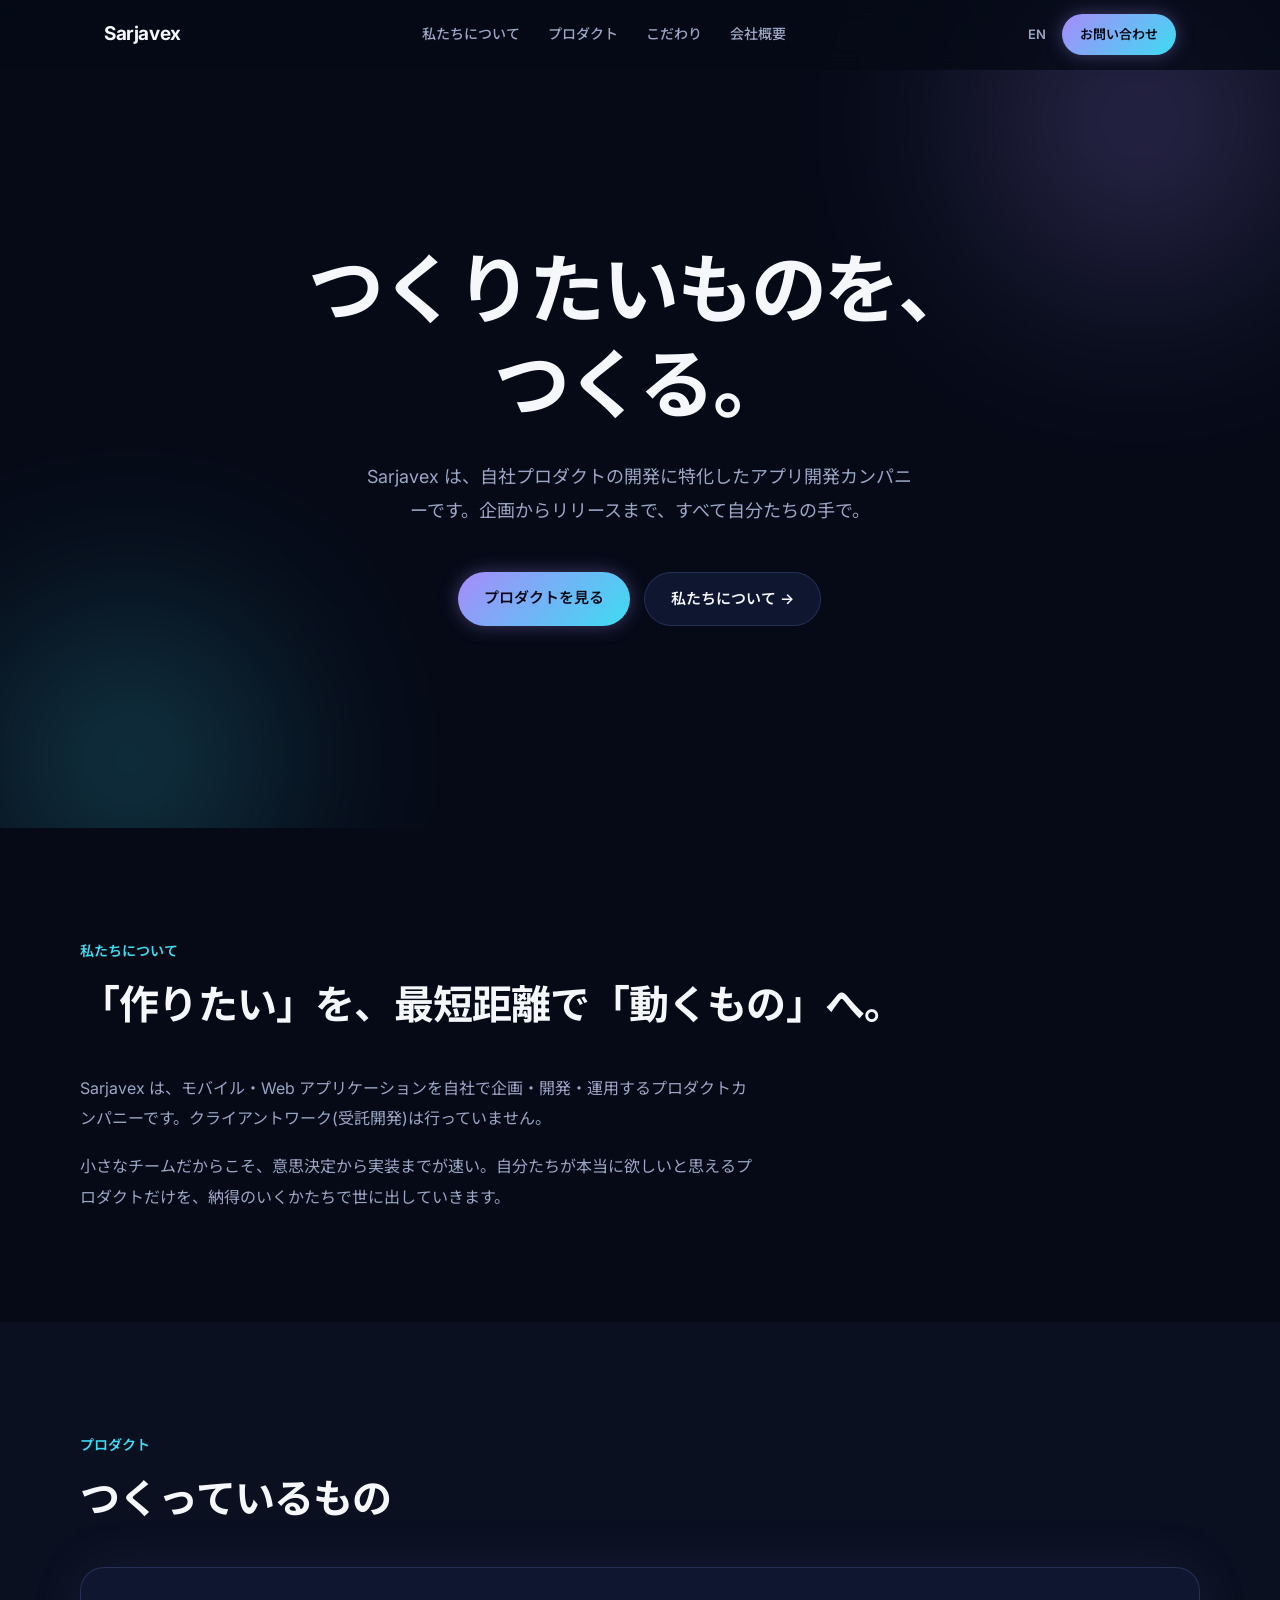
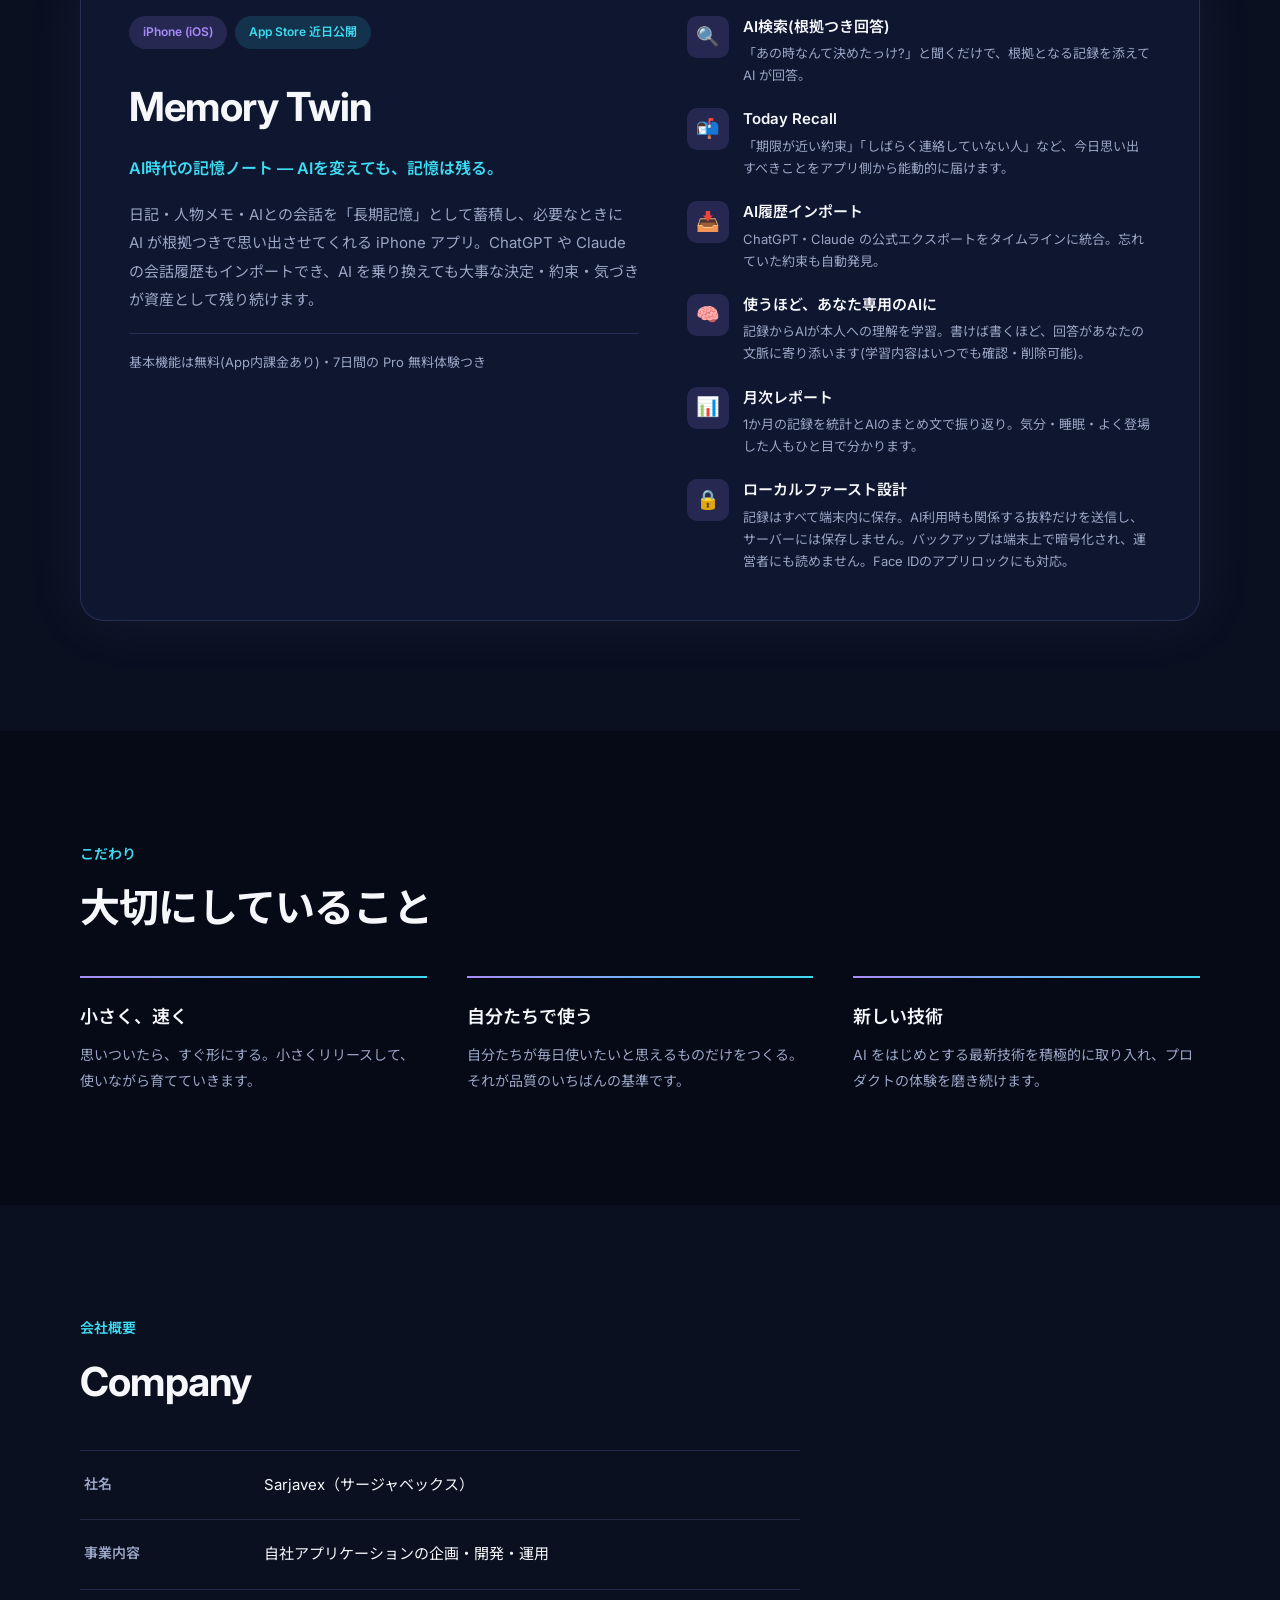
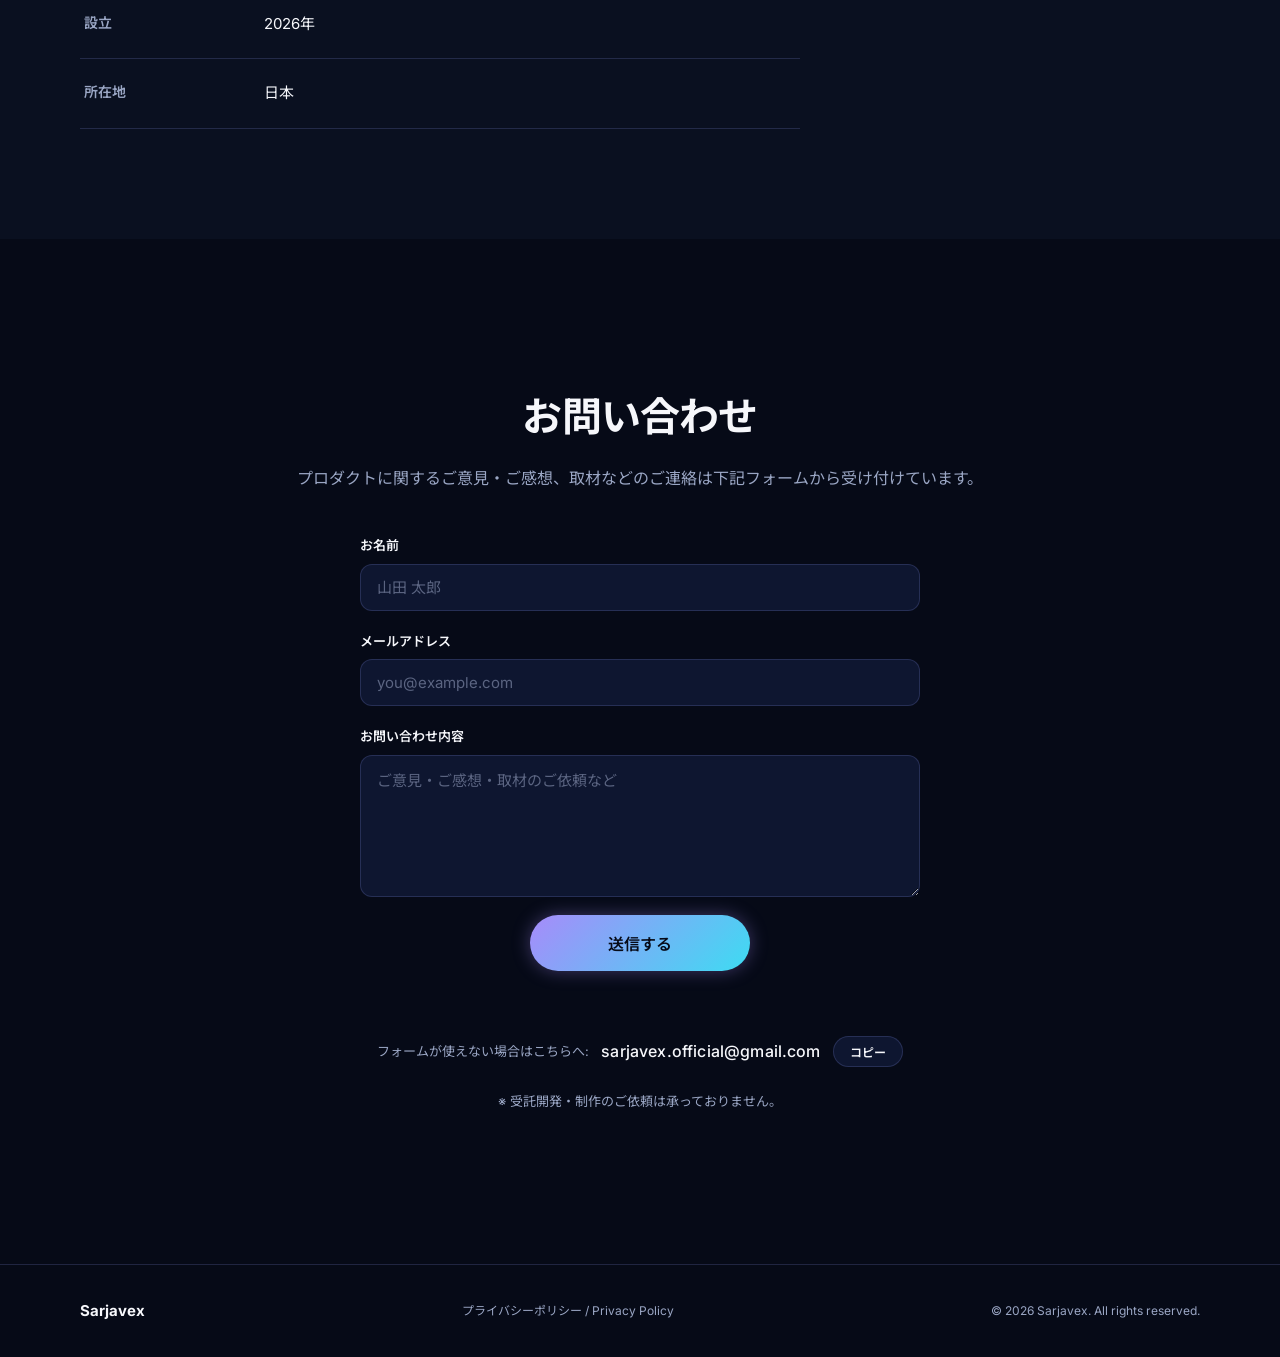
<file: index.html>
<!DOCTYPE html>
<html lang="ja">
<head>
  <meta charset="UTF-8">
  <meta name="viewport" content="width=device-width, initial-scale=1.0">
  <meta name="theme-color" content="#060A17">
  <title>Sarjavex — 自社プロダクトをつくるアプリ開発カンパニー</title>
  <meta name="description" content="Sarjavexは自社プロダクトの企画・開発・運用に特化したアプリ開発カンパニーです。受託開発は行っていません。">
  <!-- OGP: SNSでリンクを貼ったときのプレビュー表示用 -->
  <meta property="og:type" content="website">
  <meta property="og:site_name" content="Sarjavex">
  <meta property="og:title" content="Sarjavex — 自社プロダクトをつくるアプリ開発カンパニー">
  <meta property="og:description" content="自社プロダクトの企画・開発・運用に特化したアプリ開発カンパニー。第1弾はAI時代の記憶ノート「Memory Twin」。">
  <meta property="og:url" content="https://sarjavexofficial.github.io/">
  <meta property="og:image" content="https://sarjavexofficial.github.io/og-image.png">
  <meta property="og:locale" content="ja_JP">
  <meta name="twitter:card" content="summary_large_image">
  <link rel="canonical" href="https://sarjavexofficial.github.io/">
  <link rel="alternate" hreflang="ja" href="https://sarjavexofficial.github.io/">
  <link rel="alternate" hreflang="en" href="https://sarjavexofficial.github.io/en.html">
  <link rel="alternate" hreflang="x-default" href="https://sarjavexofficial.github.io/">
  <script type="application/ld+json">
  {"@context":"https://schema.org","@type":"Organization","name":"Sarjavex","url":"https://sarjavexofficial.github.io/","logo":"https://sarjavexofficial.github.io/og-image.png","email":"sarjavex.official@gmail.com","foundingDate":"2026","description":"自社プロダクトの企画・開発・運用に特化したアプリ開発カンパニー"}
  </script>
  <link rel="preconnect" href="https://fonts.googleapis.com">
  <link rel="preconnect" href="https://fonts.gstatic.com" crossorigin>
  <link href="https://fonts.googleapis.com/css2?family=Inter:wght@400;500;600;700&family=Noto+Sans+JP:wght@400;500;600;700&display=swap" rel="stylesheet">
  <link rel="stylesheet" href="css/style.css">
  <link rel="icon" href="data:image/svg+xml,<svg xmlns='http://www.w3.org/2000/svg' viewBox='0 0 100 100'><rect width='100' height='100' rx='22' fill='%230E1630'/><text x='50' y='72' font-family='Arial,sans-serif' font-size='62' font-weight='700' fill='%233DDCF2' text-anchor='middle'>S</text></svg>">
</head>
<body>

  <header class="site-header" id="site-header">
    <div class="header-inner">
      <a href="#top" class="logo">Sarjavex</a>
      <nav class="nav" id="nav">
        <a href="#about">私たちについて</a>
        <a href="#products">プロダクト</a>
        <a href="#values">こだわり</a>
        <a href="#company">会社概要</a>
      </nav>
      <div class="header-actions">
        <a href="./en.html" class="lang-link" lang="en">EN</a>
        <a href="#contact" class="btn btn-dark btn-sm">お問い合わせ</a>
        <button class="nav-toggle" id="nav-toggle" aria-label="メニューを開く" aria-expanded="false">
          <span></span><span></span>
        </button>
      </div>
    </div>
  </header>

  <main id="top">

    <!-- ============ HERO ============ -->
    <section class="hero">
      <div class="hero-blob hero-blob-a" aria-hidden="true"></div>
      <div class="hero-blob hero-blob-b" aria-hidden="true"></div>
      <div class="hero-inner">
        <h1 class="hero-title reveal">
          つくりたいものを、<br>つくる。
        </h1>
        <p class="hero-lead reveal d1">
          Sarjavex は、自社プロダクトの開発に特化したアプリ開発カンパニーです。企画からリリースまで、すべて自分たちの手で。
        </p>
        <div class="hero-actions reveal d2">
          <a href="#products" class="btn btn-dark">プロダクトを見る</a>
          <a href="#about" class="btn btn-light">私たちについて <span class="arrow">→</span></a>
        </div>
      </div>
    </section>

    <!-- ============ ABOUT ============ -->
    <section class="section" id="about">
      <div class="container">
        <p class="section-label reveal">私たちについて</p>
        <h2 class="section-title reveal">「作りたい」を、<br class="sp-only">最短距離で「動くもの」へ。</h2>
        <div class="about-text reveal d1">
          <p>
            Sarjavex は、モバイル・Web アプリケーションを自社で企画・開発・運用するプロダクトカンパニーです。クライアントワーク(受託開発)は行っていません。
          </p>
          <p>
            小さなチームだからこそ、意思決定から実装までが速い。自分たちが本当に欲しいと思えるプロダクトだけを、納得のいくかたちで世に出していきます。
          </p>
        </div>
      </div>
    </section>

    <!-- ============ PRODUCTS ============ -->
    <section class="section section-gray" id="products">
      <div class="container">
        <p class="section-label reveal">プロダクト</p>
        <h2 class="section-title reveal">つくっているもの</h2>

        <article class="product-feature reveal">
          <div class="product-info">
            <div class="product-badges">
              <span class="badge badge-dark">iPhone (iOS)</span>
              <span class="badge badge-accent">App Store 近日公開</span>
            </div>
            <h3 class="product-name">Memory Twin</h3>
            <p class="product-tagline">AI時代の記憶ノート ― AIを変えても、記憶は残る。</p>
            <p class="product-desc">
              日記・人物メモ・AIとの会話を「長期記憶」として蓄積し、必要なときに AI が根拠つきで思い出させてくれる iPhone アプリ。ChatGPT や Claude の会話履歴もインポートでき、AI を乗り換えても大事な決定・約束・気づきが資産として残り続けます。
            </p>
            <p class="product-price">基本機能は無料(App内課金あり)・7日間の Pro 無料体験つき</p>
          </div>
          <ul class="product-points">
            <li>
              <span class="point-icon">🔍</span>
              <div>
                <h4>AI検索(根拠つき回答)</h4>
                <p>「あの時なんて決めたっけ?」と聞くだけで、根拠となる記録を添えて AI が回答。</p>
              </div>
            </li>
            <li>
              <span class="point-icon">📬</span>
              <div>
                <h4>Today Recall</h4>
                <p>「期限が近い約束」「しばらく連絡していない人」など、今日思い出すべきことをアプリ側から能動的に届けます。</p>
              </div>
            </li>
            <li>
              <span class="point-icon">📥</span>
              <div>
                <h4>AI履歴インポート</h4>
                <p>ChatGPT・Claude の公式エクスポートをタイムラインに統合。忘れていた約束も自動発見。</p>
              </div>
            </li>
            <li>
              <span class="point-icon">🧠</span>
              <div>
                <h4>使うほど、あなた専用のAIに</h4>
                <p>記録からAIが本人への理解を学習。書けば書くほど、回答があなたの文脈に寄り添います(学習内容はいつでも確認・削除可能)。</p>
              </div>
            </li>
            <li>
              <span class="point-icon">📊</span>
              <div>
                <h4>月次レポート</h4>
                <p>1か月の記録を統計とAIのまとめ文で振り返り。気分・睡眠・よく登場した人もひと目で分かります。</p>
              </div>
            </li>
            <li>
              <span class="point-icon">🔒</span>
              <div>
                <h4>ローカルファースト設計</h4>
                <p>記録はすべて端末内に保存。AI利用時も関係する抜粋だけを送信し、サーバーには保存しません。バックアップは端末上で暗号化され、運営者にも読めません。Face IDのアプリロックにも対応。</p>
              </div>
            </li>
          </ul>
        </article>
      </div>
    </section>

    <!-- ============ VALUES ============ -->
    <section class="section" id="values">
      <div class="container">
        <p class="section-label reveal">こだわり</p>
        <h2 class="section-title reveal">大切にしていること</h2>
        <div class="strengths">
          <div class="strength reveal">
            <h3>小さく、速く</h3>
            <p>思いついたら、すぐ形にする。小さくリリースして、使いながら育てていきます。</p>
          </div>
          <div class="strength reveal d1">
            <h3>自分たちで使う</h3>
            <p>自分たちが毎日使いたいと思えるものだけをつくる。それが品質のいちばんの基準です。</p>
          </div>
          <div class="strength reveal d2">
            <h3>新しい技術</h3>
            <p>AI をはじめとする最新技術を積極的に取り入れ、プロダクトの体験を磨き続けます。</p>
          </div>
        </div>
      </div>
    </section>

    <!-- ============ COMPANY ============ -->
    <section class="section section-gray" id="company">
      <div class="container">
        <p class="section-label reveal">会社概要</p>
        <h2 class="section-title reveal">Company</h2>
        <dl class="company-table reveal d1">
          <div><dt>社名</dt><dd>Sarjavex（サージャベックス）</dd></div>
          <div><dt>事業内容</dt><dd>自社アプリケーションの企画・開発・運用</dd></div>
          <div><dt>設立</dt><dd>2026年</dd></div>
          <div><dt>所在地</dt><dd>日本</dd></div>
        </dl>
      </div>
    </section>

    <!-- ============ CONTACT ============ -->
    <section class="section contact-section" id="contact">
      <div class="container contact-container">
        <h2 class="section-title reveal">お問い合わせ</h2>
        <p class="contact-lead reveal d1">
          プロダクトに関するご意見・ご感想、取材などのご連絡は下記フォームから受け付けています。
        </p>

        <form class="contact-form reveal d2" id="contact-form"
              action="https://formsubmit.co/sarjavex.official@gmail.com" method="POST">
          <input type="hidden" name="_subject" value="お問い合わせ（Sarjavex サイト）">
          <input type="text" name="_honey" class="honey" tabindex="-1" autocomplete="off" aria-hidden="true">
          <label>
            <span>お名前</span>
            <input type="text" name="name" placeholder="山田 太郎" required>
          </label>
          <label>
            <span>メールアドレス</span>
            <input type="email" name="email" placeholder="you@example.com" required>
          </label>
          <label>
            <span>お問い合わせ内容</span>
            <textarea name="message" rows="6" placeholder="ご意見・ご感想・取材のご依頼など" required></textarea>
          </label>
          <button type="submit" class="btn btn-dark btn-lg" id="form-submit">送信する</button>
          <p class="form-status" id="form-status" role="status" aria-live="polite"></p>
        </form>

        <div class="contact-email reveal d2">
          <span class="contact-alt">フォームが使えない場合はこちらへ:</span>
          <span class="email-text" id="email-text">sarjavex.official@gmail.com</span>
          <button class="copy-btn" id="copy-email" type="button">コピー</button>
        </div>
        <p class="contact-note reveal d2">※ 受託開発・制作のご依頼は承っておりません。</p>
      </div>
    </section>

  </main>

  <footer class="site-footer">
    <div class="container footer-inner">
      <span class="footer-logo">Sarjavex</span>
      <a class="footer-link" href="./privacy.html">プライバシーポリシー / Privacy Policy</a>
      <small>&copy; 2026 Sarjavex. All rights reserved.</small>
    </div>
  </footer>

  <script src="js/main.js"></script>
</body>
</html>
</file>
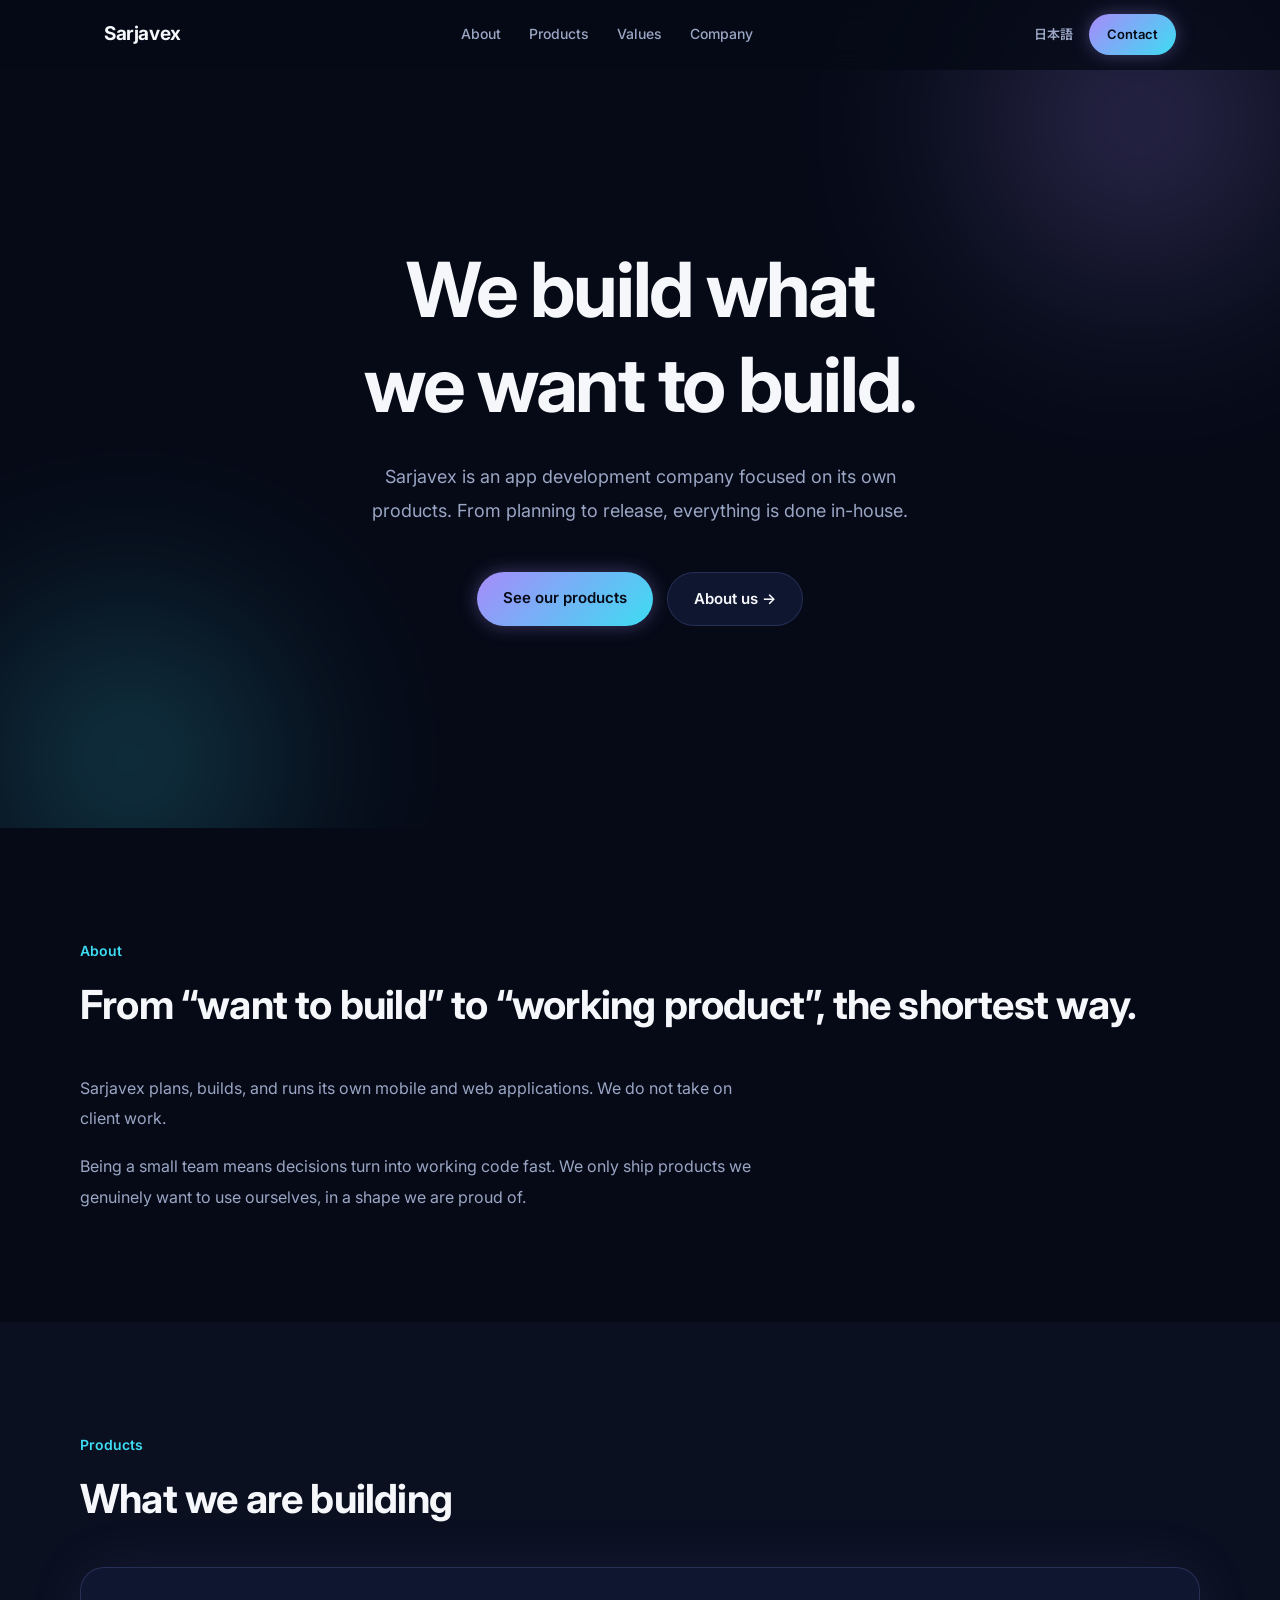
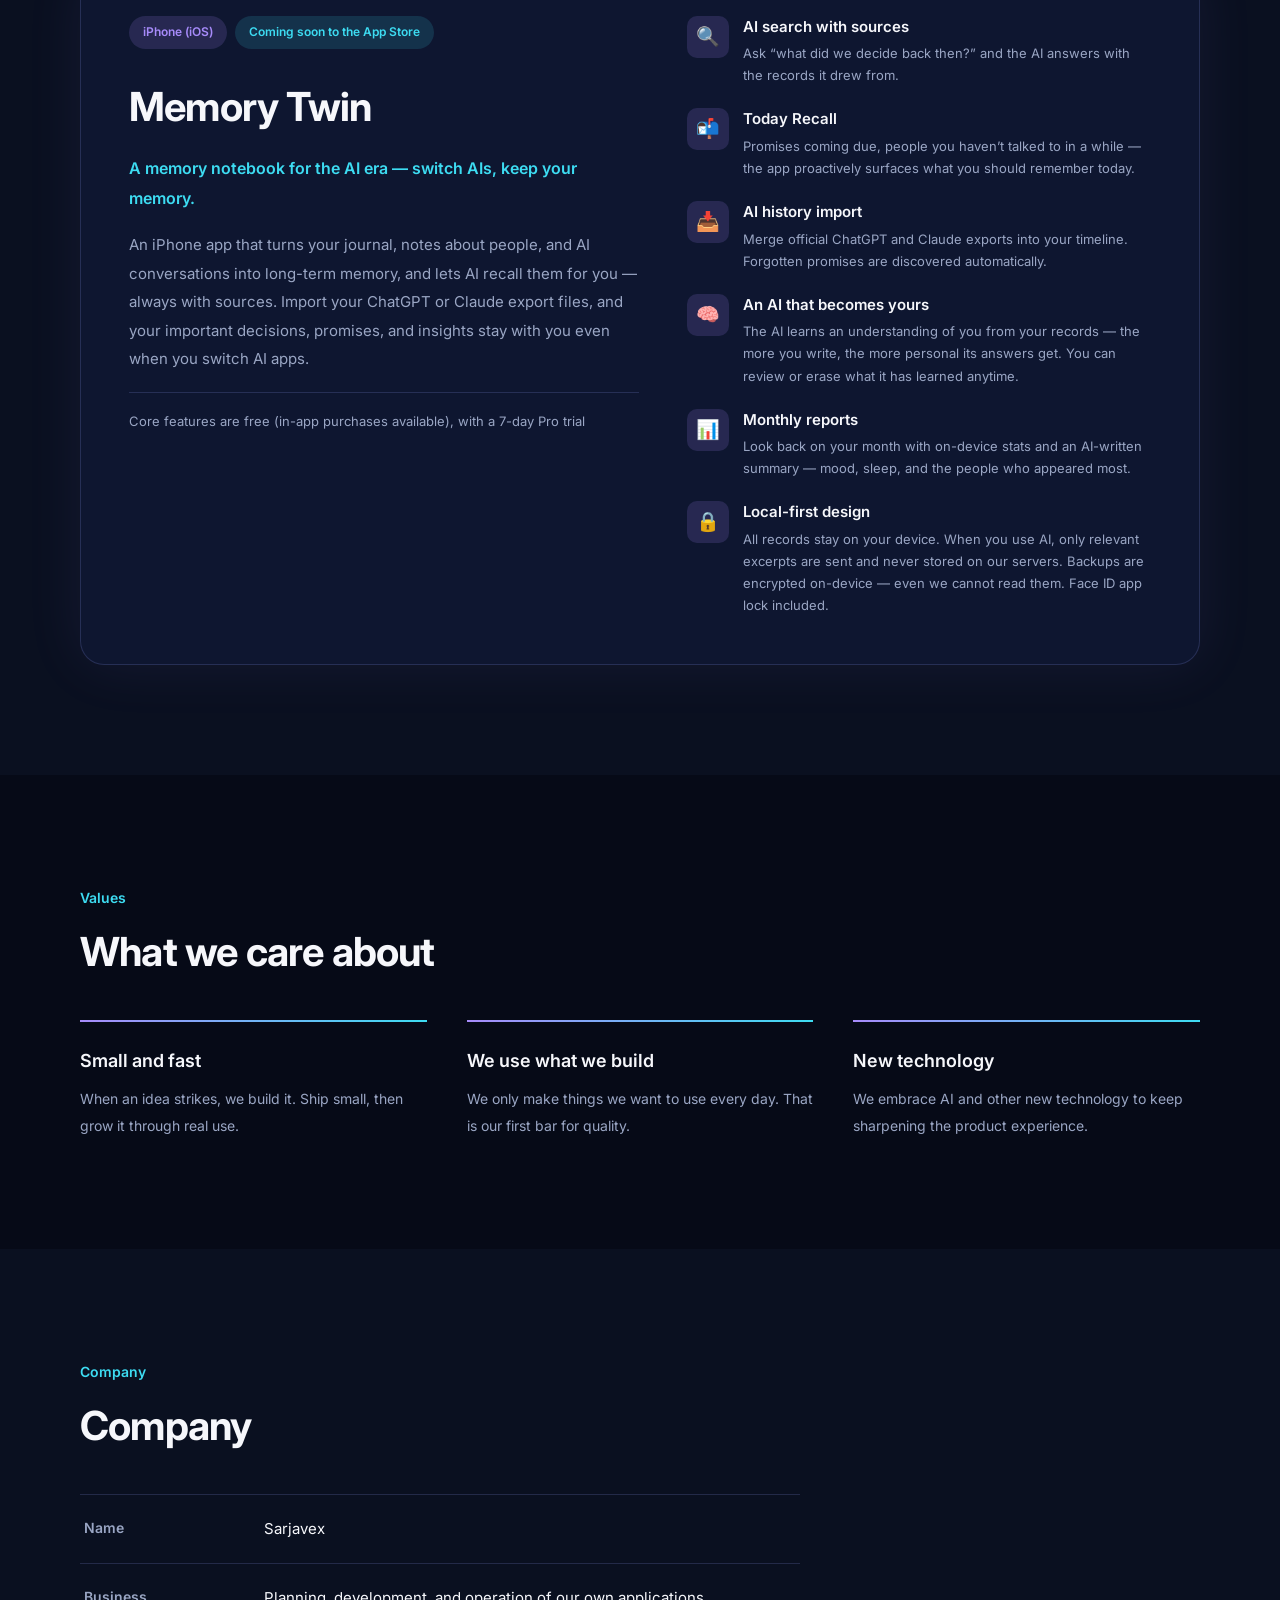
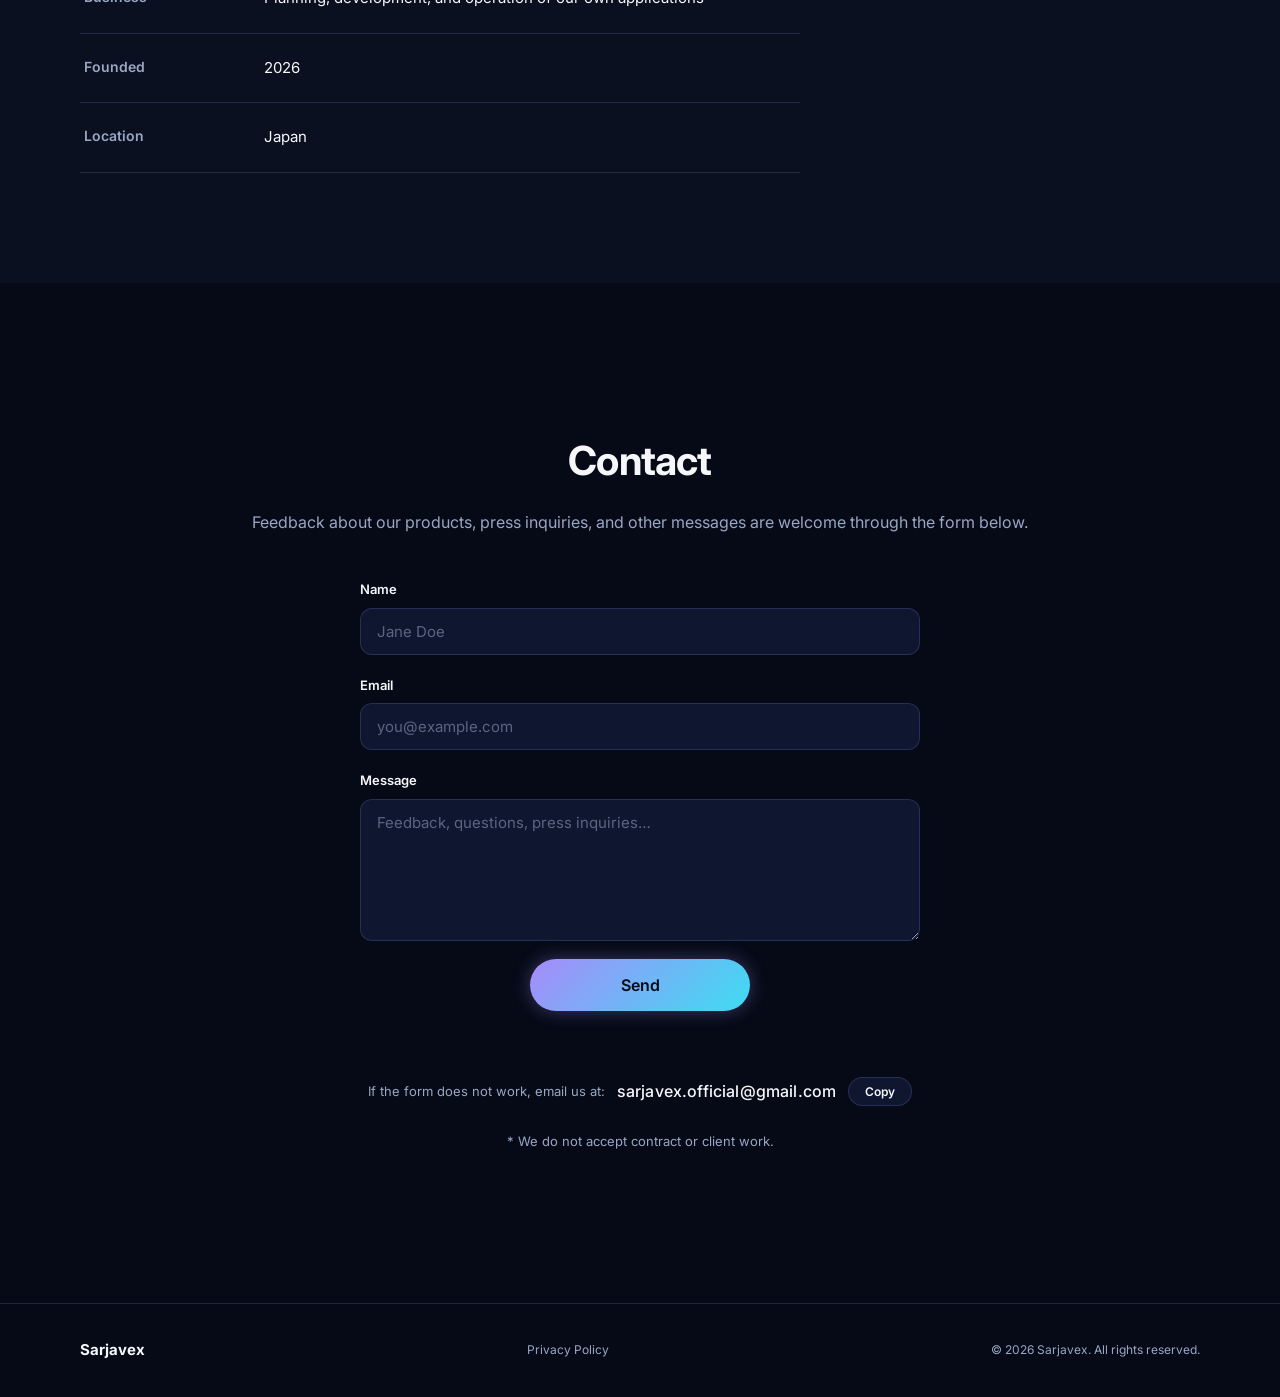
<file: en.html>
<!DOCTYPE html>
<html lang="en">
<head>
  <meta charset="UTF-8">
  <meta name="viewport" content="width=device-width, initial-scale=1.0">
  <meta name="theme-color" content="#060A17">
  <title>Sarjavex — An app company that builds its own products</title>
  <meta name="description" content="Sarjavex is an app development company focused on planning, building, and running its own products. We do not take client work.">
  <!-- OGP: link previews on social media -->
  <meta property="og:type" content="website">
  <meta property="og:site_name" content="Sarjavex">
  <meta property="og:title" content="Sarjavex — An app company that builds its own products">
  <meta property="og:description" content="An app development company focused on its own products. First up: Memory Twin, a memory notebook for the AI era.">
  <meta property="og:url" content="https://sarjavexofficial.github.io/en.html">
  <meta property="og:image" content="https://sarjavexofficial.github.io/og-image.png">
  <meta property="og:locale" content="en_US">
  <meta name="twitter:card" content="summary_large_image">
  <link rel="canonical" href="https://sarjavexofficial.github.io/en.html">
  <link rel="alternate" hreflang="ja" href="https://sarjavexofficial.github.io/">
  <link rel="alternate" hreflang="en" href="https://sarjavexofficial.github.io/en.html">
  <link rel="alternate" hreflang="x-default" href="https://sarjavexofficial.github.io/">
  <script type="application/ld+json">
  {"@context":"https://schema.org","@type":"Organization","name":"Sarjavex","url":"https://sarjavexofficial.github.io/","logo":"https://sarjavexofficial.github.io/og-image.png","email":"sarjavex.official@gmail.com","foundingDate":"2026","description":"An app development company focused on planning, building, and running its own products."}
  </script>
  <link rel="preconnect" href="https://fonts.googleapis.com">
  <link rel="preconnect" href="https://fonts.gstatic.com" crossorigin>
  <link href="https://fonts.googleapis.com/css2?family=Inter:wght@400;500;600;700&family=Noto+Sans+JP:wght@400;500;600;700&display=swap" rel="stylesheet">
  <link rel="stylesheet" href="css/style.css">
  <link rel="icon" href="data:image/svg+xml,<svg xmlns='http://www.w3.org/2000/svg' viewBox='0 0 100 100'><rect width='100' height='100' rx='22' fill='%230E1630'/><text x='50' y='72' font-family='Arial,sans-serif' font-size='62' font-weight='700' fill='%233DDCF2' text-anchor='middle'>S</text></svg>">
</head>
<body
  data-msg-copied="✓ Copied"
  data-msg-copy="Copy"
  data-msg-sending="Sending…"
  data-msg-send="Send"
  data-msg-sent="Sent. Thank you for reaching out."
  data-msg-fail="Something went wrong. Please email us directly at the address below.">

  <header class="site-header" id="site-header">
    <div class="header-inner">
      <a href="#top" class="logo">Sarjavex</a>
      <nav class="nav" id="nav">
        <a href="#about">About</a>
        <a href="#products">Products</a>
        <a href="#values">Values</a>
        <a href="#company">Company</a>
      </nav>
      <div class="header-actions">
        <a href="./" class="lang-link" lang="ja">日本語</a>
        <a href="#contact" class="btn btn-dark btn-sm">Contact</a>
        <button class="nav-toggle" id="nav-toggle" aria-label="Open menu" aria-expanded="false">
          <span></span><span></span>
        </button>
      </div>
    </div>
  </header>

  <main id="top">

    <!-- ============ HERO ============ -->
    <section class="hero">
      <div class="hero-blob hero-blob-a" aria-hidden="true"></div>
      <div class="hero-blob hero-blob-b" aria-hidden="true"></div>
      <div class="hero-inner">
        <h1 class="hero-title reveal">
          We build what<br>we want to build.
        </h1>
        <p class="hero-lead reveal d1">
          Sarjavex is an app development company focused on its own products. From planning to release, everything is done in-house.
        </p>
        <div class="hero-actions reveal d2">
          <a href="#products" class="btn btn-dark">See our products</a>
          <a href="#about" class="btn btn-light">About us <span class="arrow">→</span></a>
        </div>
      </div>
    </section>

    <!-- ============ ABOUT ============ -->
    <section class="section" id="about">
      <div class="container">
        <p class="section-label reveal">About</p>
        <h2 class="section-title reveal">From “want to build” to “working product”, the shortest way.</h2>
        <div class="about-text reveal d1">
          <p>
            Sarjavex plans, builds, and runs its own mobile and web applications. We do not take on client work.
          </p>
          <p>
            Being a small team means decisions turn into working code fast. We only ship products we genuinely want to use ourselves, in a shape we are proud of.
          </p>
        </div>
      </div>
    </section>

    <!-- ============ PRODUCTS ============ -->
    <section class="section section-gray" id="products">
      <div class="container">
        <p class="section-label reveal">Products</p>
        <h2 class="section-title reveal">What we are building</h2>

        <article class="product-feature reveal">
          <div class="product-info">
            <div class="product-badges">
              <span class="badge badge-dark">iPhone (iOS)</span>
              <span class="badge badge-accent">Coming soon to the App Store</span>
            </div>
            <h3 class="product-name">Memory Twin</h3>
            <p class="product-tagline">A memory notebook for the AI era — switch AIs, keep your memory.</p>
            <p class="product-desc">
              An iPhone app that turns your journal, notes about people, and AI conversations into long-term memory, and lets AI recall them for you — always with sources. Import your ChatGPT or Claude export files, and your important decisions, promises, and insights stay with you even when you switch AI apps.
            </p>
            <p class="product-price">Core features are free (in-app purchases available), with a 7-day Pro trial</p>
          </div>
          <ul class="product-points">
            <li>
              <span class="point-icon">🔍</span>
              <div>
                <h4>AI search with sources</h4>
                <p>Ask “what did we decide back then?” and the AI answers with the records it drew from.</p>
              </div>
            </li>
            <li>
              <span class="point-icon">📬</span>
              <div>
                <h4>Today Recall</h4>
                <p>Promises coming due, people you haven’t talked to in a while — the app proactively surfaces what you should remember today.</p>
              </div>
            </li>
            <li>
              <span class="point-icon">📥</span>
              <div>
                <h4>AI history import</h4>
                <p>Merge official ChatGPT and Claude exports into your timeline. Forgotten promises are discovered automatically.</p>
              </div>
            </li>
            <li>
              <span class="point-icon">🧠</span>
              <div>
                <h4>An AI that becomes yours</h4>
                <p>The AI learns an understanding of you from your records — the more you write, the more personal its answers get. You can review or erase what it has learned anytime.</p>
              </div>
            </li>
            <li>
              <span class="point-icon">📊</span>
              <div>
                <h4>Monthly reports</h4>
                <p>Look back on your month with on-device stats and an AI-written summary — mood, sleep, and the people who appeared most.</p>
              </div>
            </li>
            <li>
              <span class="point-icon">🔒</span>
              <div>
                <h4>Local-first design</h4>
                <p>All records stay on your device. When you use AI, only relevant excerpts are sent and never stored on our servers. Backups are encrypted on-device — even we cannot read them. Face ID app lock included.</p>
              </div>
            </li>
          </ul>
        </article>
      </div>
    </section>

    <!-- ============ VALUES ============ -->
    <section class="section" id="values">
      <div class="container">
        <p class="section-label reveal">Values</p>
        <h2 class="section-title reveal">What we care about</h2>
        <div class="strengths">
          <div class="strength reveal">
            <h3>Small and fast</h3>
            <p>When an idea strikes, we build it. Ship small, then grow it through real use.</p>
          </div>
          <div class="strength reveal d1">
            <h3>We use what we build</h3>
            <p>We only make things we want to use every day. That is our first bar for quality.</p>
          </div>
          <div class="strength reveal d2">
            <h3>New technology</h3>
            <p>We embrace AI and other new technology to keep sharpening the product experience.</p>
          </div>
        </div>
      </div>
    </section>

    <!-- ============ COMPANY ============ -->
    <section class="section section-gray" id="company">
      <div class="container">
        <p class="section-label reveal">Company</p>
        <h2 class="section-title reveal">Company</h2>
        <dl class="company-table reveal d1">
          <div><dt>Name</dt><dd>Sarjavex</dd></div>
          <div><dt>Business</dt><dd>Planning, development, and operation of our own applications</dd></div>
          <div><dt>Founded</dt><dd>2026</dd></div>
          <div><dt>Location</dt><dd>Japan</dd></div>
        </dl>
      </div>
    </section>

    <!-- ============ CONTACT ============ -->
    <section class="section contact-section" id="contact">
      <div class="container contact-container">
        <h2 class="section-title reveal">Contact</h2>
        <p class="contact-lead reveal d1">
          Feedback about our products, press inquiries, and other messages are welcome through the form below.
        </p>

        <form class="contact-form reveal d2" id="contact-form"
              action="https://formsubmit.co/sarjavex.official@gmail.com" method="POST">
          <input type="hidden" name="_subject" value="Inquiry (Sarjavex website)">
          <input type="text" name="_honey" class="honey" tabindex="-1" autocomplete="off" aria-hidden="true">
          <label>
            <span>Name</span>
            <input type="text" name="name" placeholder="Jane Doe" required>
          </label>
          <label>
            <span>Email</span>
            <input type="email" name="email" placeholder="you@example.com" required>
          </label>
          <label>
            <span>Message</span>
            <textarea name="message" rows="6" placeholder="Feedback, questions, press inquiries…" required></textarea>
          </label>
          <button type="submit" class="btn btn-dark btn-lg" id="form-submit">Send</button>
          <p class="form-status" id="form-status" role="status" aria-live="polite"></p>
        </form>

        <div class="contact-email reveal d2">
          <span class="contact-alt">If the form does not work, email us at:</span>
          <span class="email-text" id="email-text">sarjavex.official@gmail.com</span>
          <button class="copy-btn" id="copy-email" type="button">Copy</button>
        </div>
        <p class="contact-note reveal d2">* We do not accept contract or client work.</p>
      </div>
    </section>

  </main>

  <footer class="site-footer">
    <div class="container footer-inner">
      <span class="footer-logo">Sarjavex</span>
      <a class="footer-link" href="./privacy.html">Privacy Policy</a>
      <small>&copy; 2026 Sarjavex. All rights reserved.</small>
    </div>
  </footer>

  <script src="js/main.js"></script>
</body>
</html>
</file>
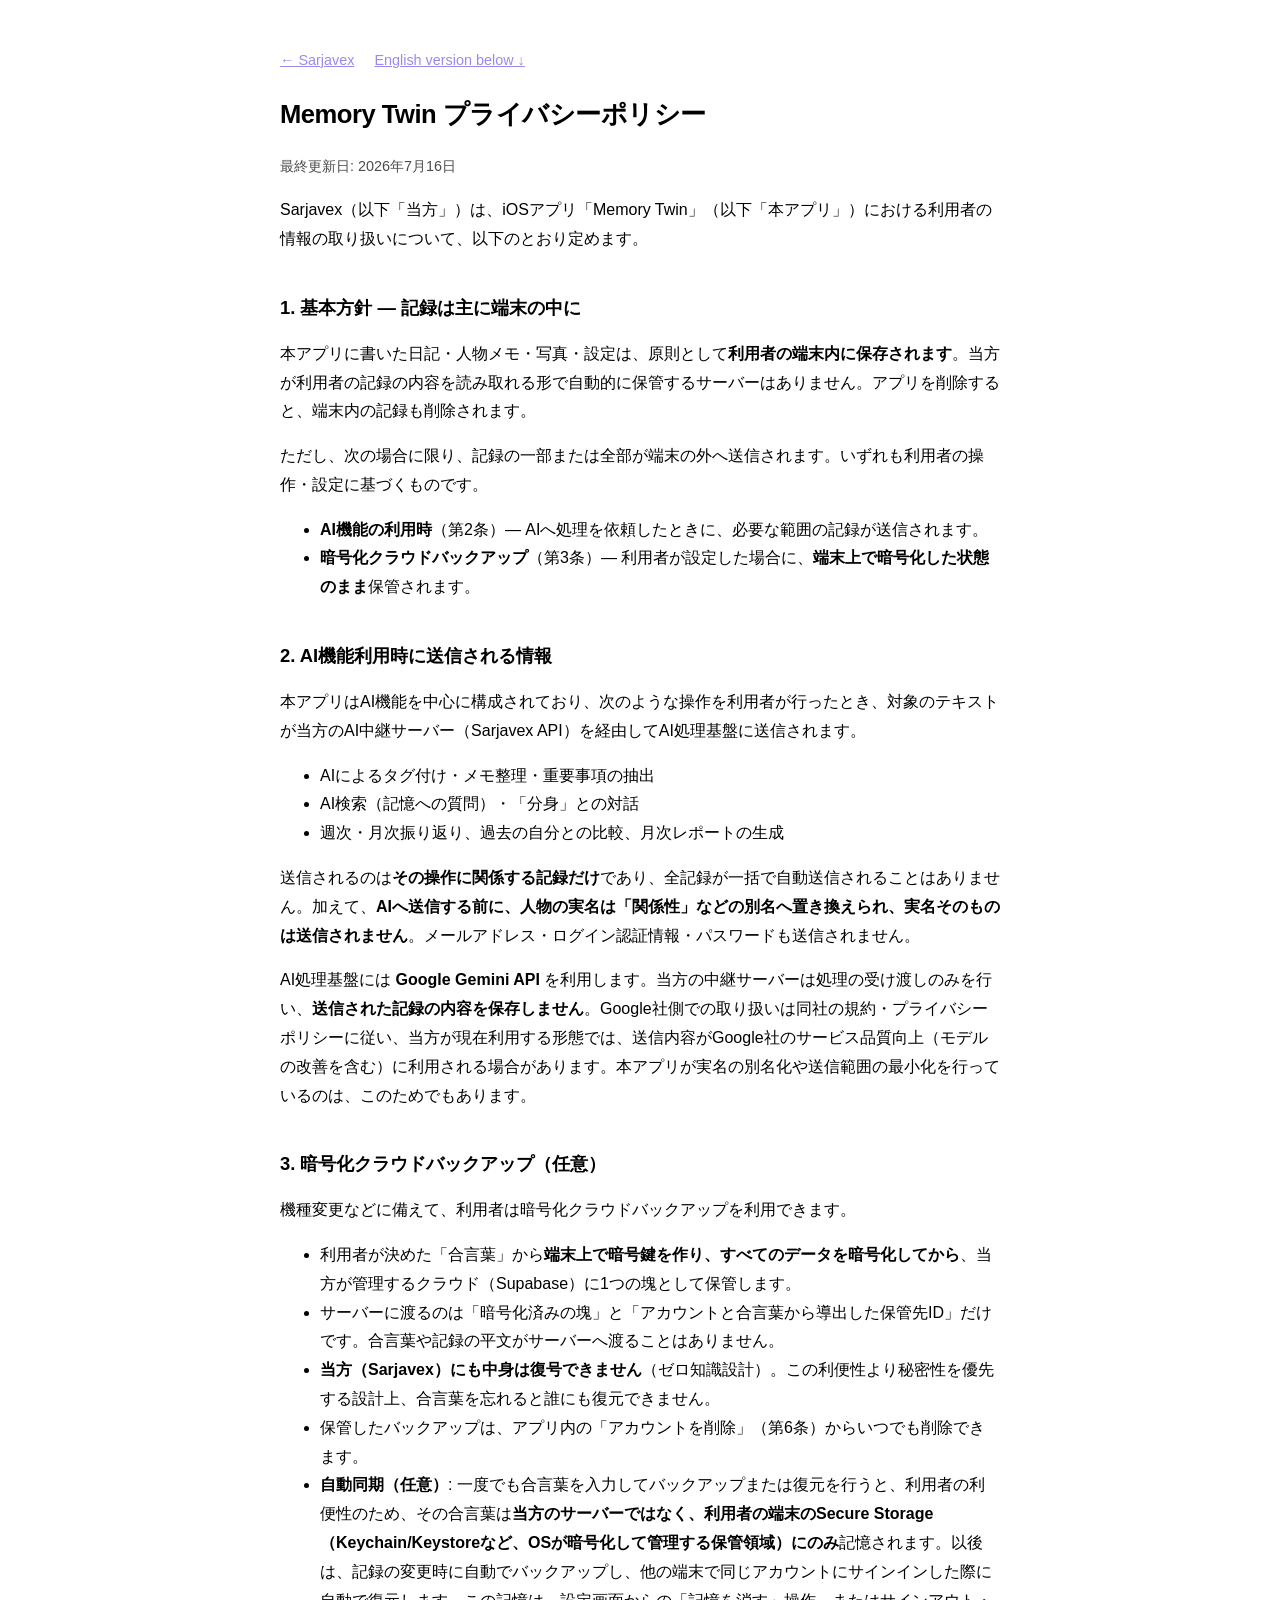
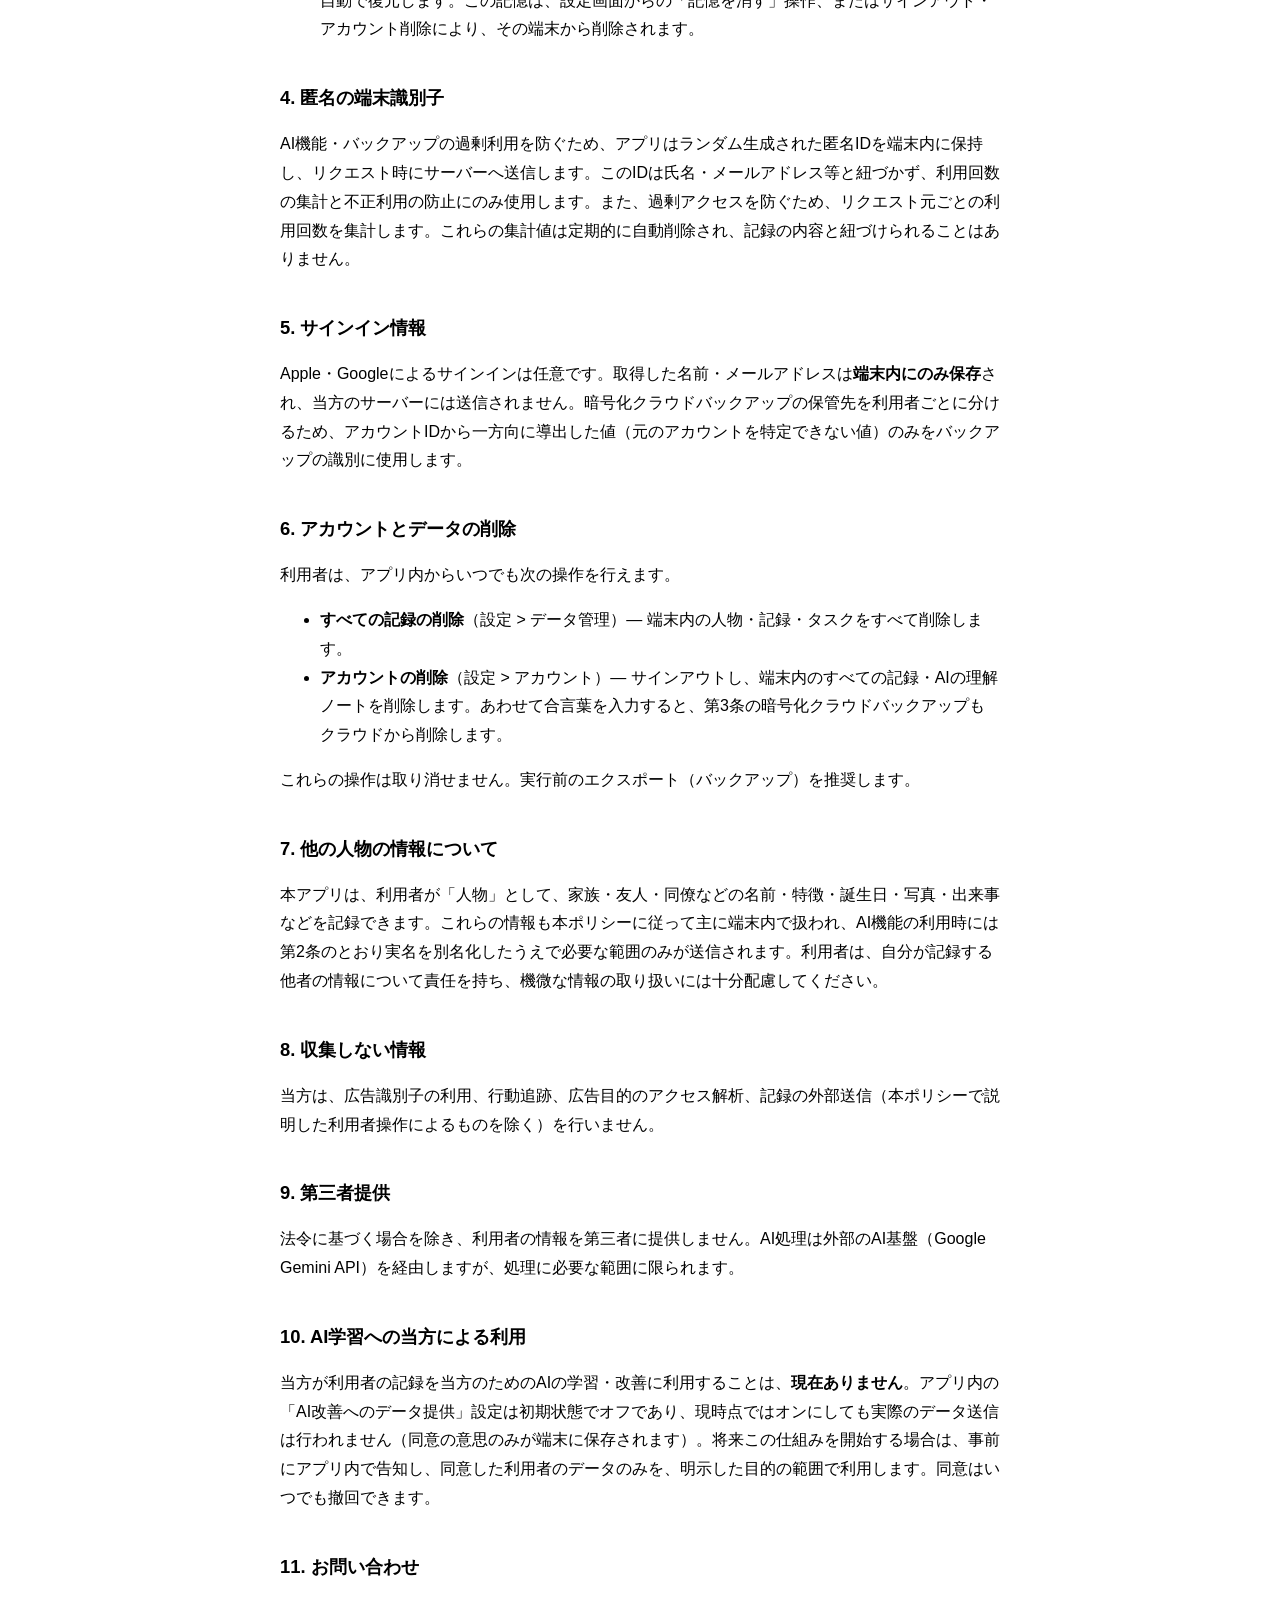
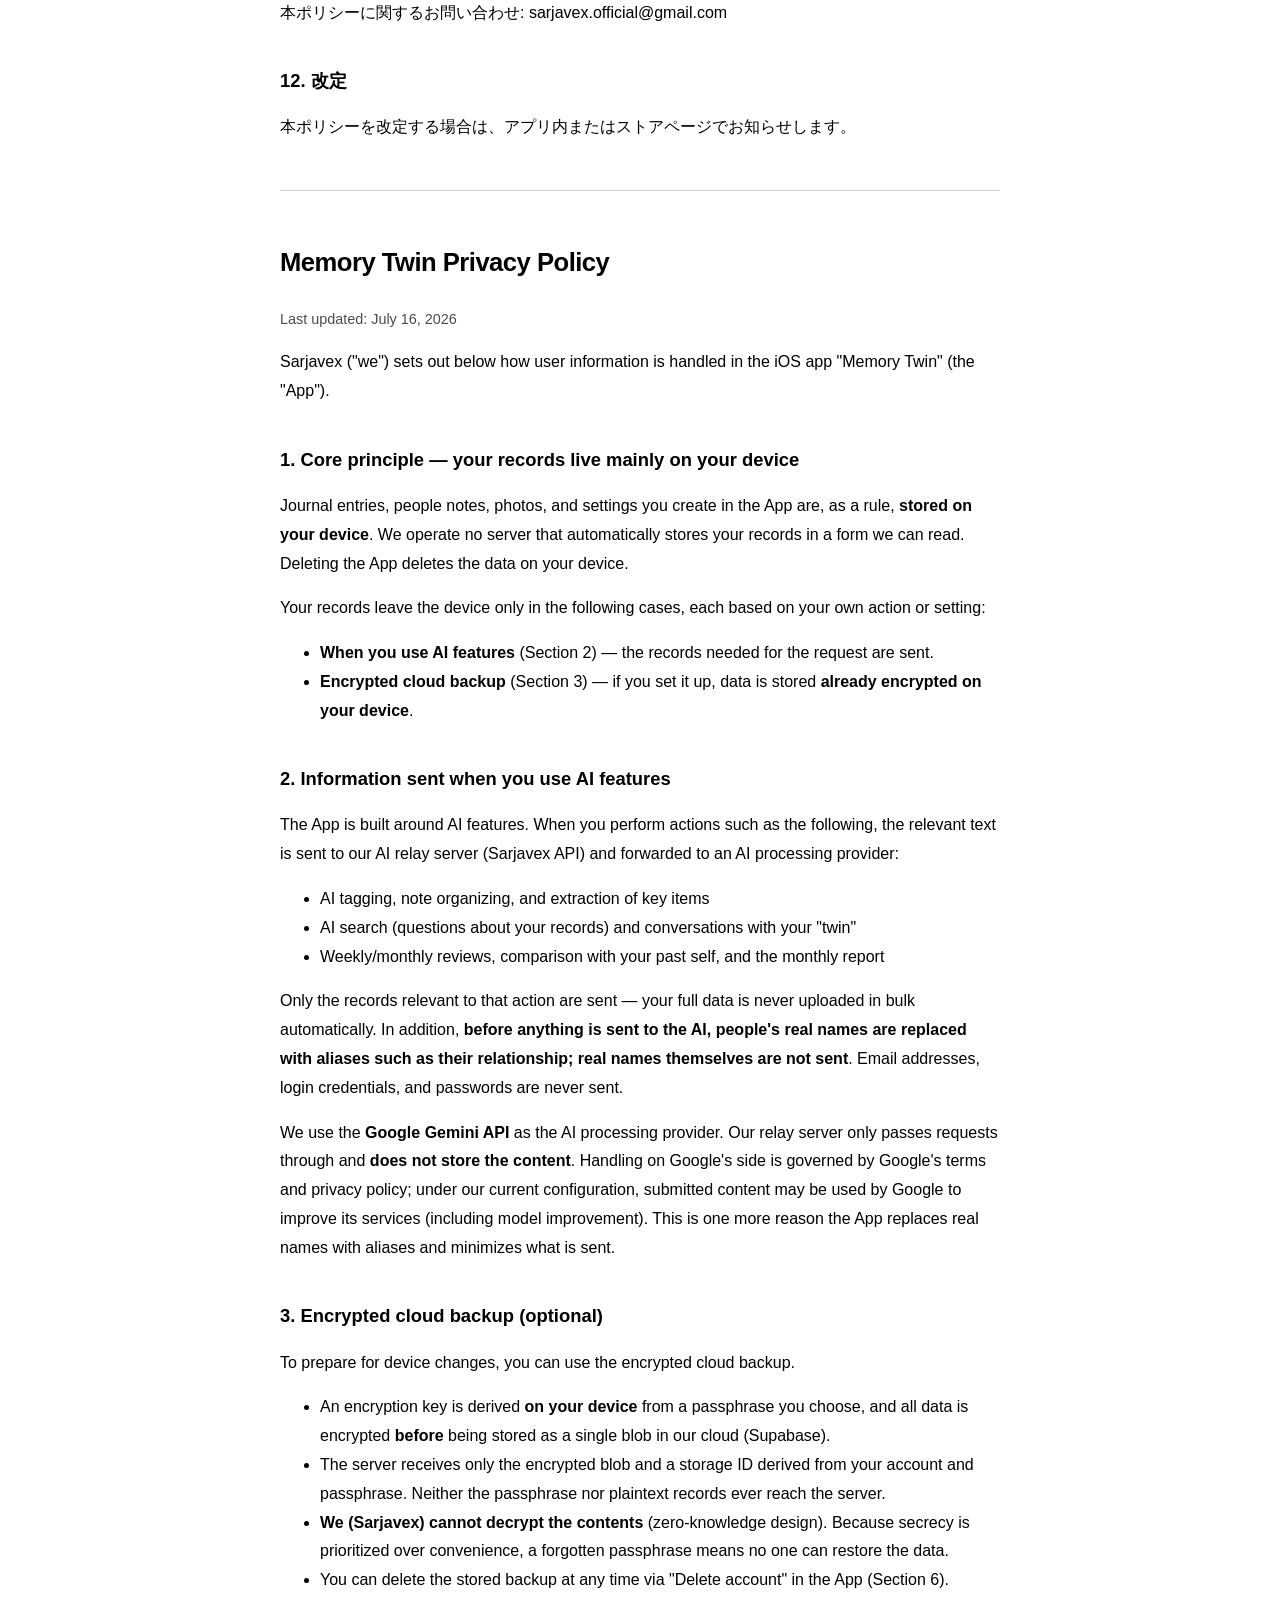
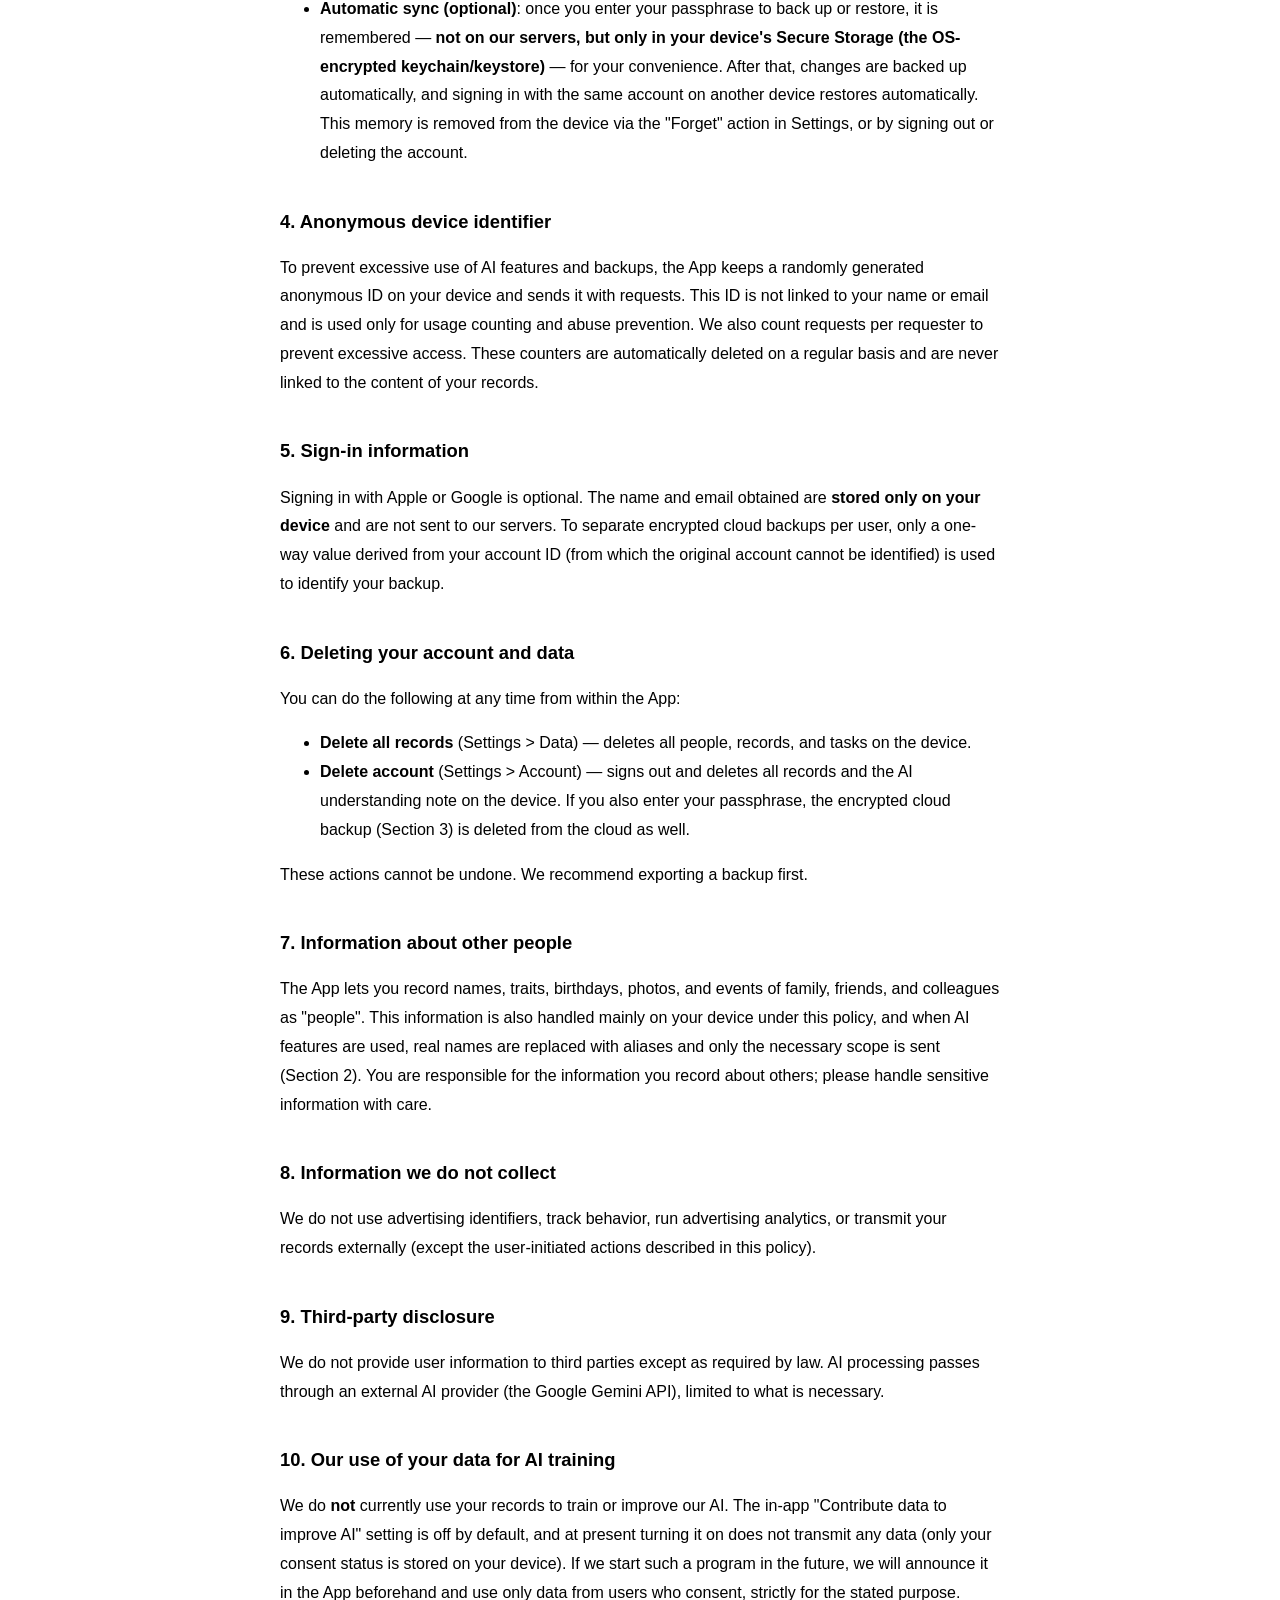
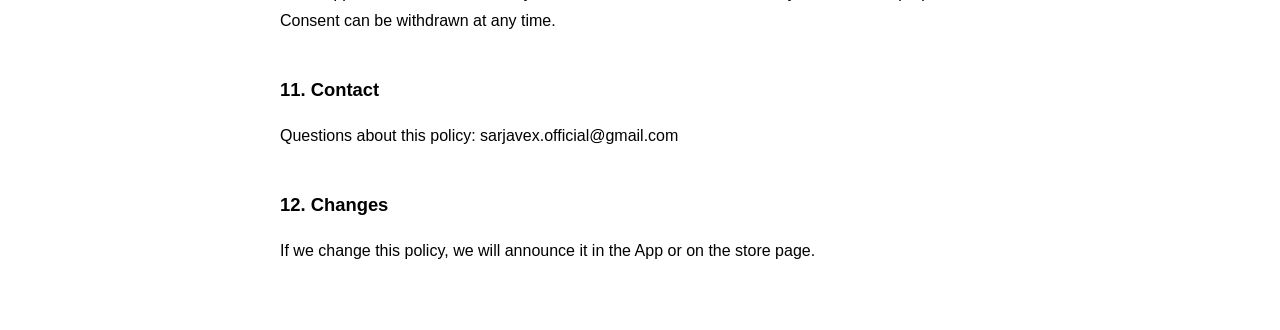
<file: privacy.html>
<!doctype html>
<html lang="ja">
<head>
<meta charset="utf-8">
<meta name="viewport" content="width=device-width, initial-scale=1">
<title>Memory Twin プライバシーポリシー / Privacy Policy</title>
<style>
  :root { color-scheme: light dark; }
  body { font-family: -apple-system, "Hiragino Sans", "Noto Sans JP", sans-serif; max-width: 720px; margin: 0 auto; padding: 48px 20px; line-height: 1.8; }
  h1 { font-size: 1.6em; letter-spacing: -0.5px; }
  h2 { font-size: 1.15em; margin-top: 2em; }
  a { color: #6c5ce7; }
  .muted { opacity: 0.7; font-size: 0.9em; }
  hr { margin: 3em 0; border: none; border-top: 1px solid rgba(128,128,128,0.35); }
  nav a { margin-right: 16px; }
</style>
</head>
<body>
<nav class="muted"><a href="./index.html">← Sarjavex</a> <a href="#en">English version below ↓</a></nav>

<h1>Memory Twin プライバシーポリシー</h1>
<p class="muted">最終更新日: 2026年7月16日</p>

<p>Sarjavex（以下「当方」）は、iOSアプリ「Memory Twin」（以下「本アプリ」）における利用者の情報の取り扱いについて、以下のとおり定めます。</p>

<h2>1. 基本方針 — 記録は主に端末の中に</h2>
<p>本アプリに書いた日記・人物メモ・写真・設定は、原則として<strong>利用者の端末内に保存されます</strong>。当方が利用者の記録の内容を読み取れる形で自動的に保管するサーバーはありません。アプリを削除すると、端末内の記録も削除されます。</p>
<p>ただし、次の場合に限り、記録の一部または全部が端末の外へ送信されます。いずれも利用者の操作・設定に基づくものです。</p>
<ul>
  <li><strong>AI機能の利用時</strong>（第2条）— AIへ処理を依頼したときに、必要な範囲の記録が送信されます。</li>
  <li><strong>暗号化クラウドバックアップ</strong>（第3条）— 利用者が設定した場合に、<strong>端末上で暗号化した状態のまま</strong>保管されます。</li>
</ul>

<h2>2. AI機能利用時に送信される情報</h2>
<p>本アプリはAI機能を中心に構成されており、次のような操作を利用者が行ったとき、対象のテキストが当方のAI中継サーバー（Sarjavex API）を経由してAI処理基盤に送信されます。</p>
<ul>
  <li>AIによるタグ付け・メモ整理・重要事項の抽出</li>
  <li>AI検索（記憶への質問）・「分身」との対話</li>
  <li>週次・月次振り返り、過去の自分との比較、月次レポートの生成</li>
</ul>
<p>送信されるのは<strong>その操作に関係する記録だけ</strong>であり、全記録が一括で自動送信されることはありません。加えて、<strong>AIへ送信する前に、人物の実名は「関係性」などの別名へ置き換えられ、実名そのものは送信されません</strong>。メールアドレス・ログイン認証情報・パスワードも送信されません。</p>
<p>AI処理基盤には <strong>Google Gemini API</strong> を利用します。当方の中継サーバーは処理の受け渡しのみを行い、<strong>送信された記録の内容を保存しません</strong>。Google社側での取り扱いは同社の規約・プライバシーポリシーに従い、当方が現在利用する形態では、送信内容がGoogle社のサービス品質向上（モデルの改善を含む）に利用される場合があります。本アプリが実名の別名化や送信範囲の最小化を行っているのは、このためでもあります。</p>

<h2>3. 暗号化クラウドバックアップ（任意）</h2>
<p>機種変更などに備えて、利用者は暗号化クラウドバックアップを利用できます。</p>
<ul>
  <li>利用者が決めた「合言葉」から<strong>端末上で暗号鍵を作り、すべてのデータを暗号化してから</strong>、当方が管理するクラウド（Supabase）に1つの塊として保管します。</li>
  <li>サーバーに渡るのは「暗号化済みの塊」と「アカウントと合言葉から導出した保管先ID」だけです。合言葉や記録の平文がサーバーへ渡ることはありません。</li>
  <li><strong>当方（Sarjavex）にも中身は復号できません</strong>（ゼロ知識設計）。この利便性より秘密性を優先する設計上、合言葉を忘れると誰にも復元できません。</li>
  <li>保管したバックアップは、アプリ内の「アカウントを削除」（第6条）からいつでも削除できます。</li>
  <li><strong>自動同期（任意）</strong>: 一度でも合言葉を入力してバックアップまたは復元を行うと、利用者の利便性のため、その合言葉は<strong>当方のサーバーではなく、利用者の端末のSecure Storage（Keychain/Keystoreなど、OSが暗号化して管理する保管領域）にのみ</strong>記憶されます。以後は、記録の変更時に自動でバックアップし、他の端末で同じアカウントにサインインした際に自動で復元します。この記憶は、設定画面からの「記憶を消す」操作、またはサインアウト・アカウント削除により、その端末から削除されます。</li>
</ul>

<h2>4. 匿名の端末識別子</h2>
<p>AI機能・バックアップの過剰利用を防ぐため、アプリはランダム生成された匿名IDを端末内に保持し、リクエスト時にサーバーへ送信します。このIDは氏名・メールアドレス等と紐づかず、利用回数の集計と不正利用の防止にのみ使用します。また、過剰アクセスを防ぐため、リクエスト元ごとの利用回数を集計します。これらの集計値は定期的に自動削除され、記録の内容と紐づけられることはありません。</p>

<h2>5. サインイン情報</h2>
<p>Apple・Googleによるサインインは任意です。取得した名前・メールアドレスは<strong>端末内にのみ保存</strong>され、当方のサーバーには送信されません。暗号化クラウドバックアップの保管先を利用者ごとに分けるため、アカウントIDから一方向に導出した値（元のアカウントを特定できない値）のみをバックアップの識別に使用します。</p>

<h2>6. アカウントとデータの削除</h2>
<p>利用者は、アプリ内からいつでも次の操作を行えます。</p>
<ul>
  <li><strong>すべての記録の削除</strong>（設定 &gt; データ管理）— 端末内の人物・記録・タスクをすべて削除します。</li>
  <li><strong>アカウントの削除</strong>（設定 &gt; アカウント）— サインアウトし、端末内のすべての記録・AIの理解ノートを削除します。あわせて合言葉を入力すると、第3条の暗号化クラウドバックアップもクラウドから削除します。</li>
</ul>
<p>これらの操作は取り消せません。実行前のエクスポート（バックアップ）を推奨します。</p>

<h2>7. 他の人物の情報について</h2>
<p>本アプリは、利用者が「人物」として、家族・友人・同僚などの名前・特徴・誕生日・写真・出来事などを記録できます。これらの情報も本ポリシーに従って主に端末内で扱われ、AI機能の利用時には第2条のとおり実名を別名化したうえで必要な範囲のみが送信されます。利用者は、自分が記録する他者の情報について責任を持ち、機微な情報の取り扱いには十分配慮してください。</p>

<h2>8. 収集しない情報</h2>
<p>当方は、広告識別子の利用、行動追跡、広告目的のアクセス解析、記録の外部送信（本ポリシーで説明した利用者操作によるものを除く）を行いません。</p>

<h2>9. 第三者提供</h2>
<p>法令に基づく場合を除き、利用者の情報を第三者に提供しません。AI処理は外部のAI基盤（Google Gemini API）を経由しますが、処理に必要な範囲に限られます。</p>

<h2>10. AI学習への当方による利用</h2>
<p>当方が利用者の記録を当方のためのAIの学習・改善に利用することは、<strong>現在ありません</strong>。アプリ内の「AI改善へのデータ提供」設定は初期状態でオフであり、現時点ではオンにしても実際のデータ送信は行われません（同意の意思のみが端末に保存されます）。将来この仕組みを開始する場合は、事前にアプリ内で告知し、同意した利用者のデータのみを、明示した目的の範囲で利用します。同意はいつでも撤回できます。</p>

<h2>11. お問い合わせ</h2>
<p>本ポリシーに関するお問い合わせ: sarjavex.official@gmail.com</p>

<h2>12. 改定</h2>
<p>本ポリシーを改定する場合は、アプリ内またはストアページでお知らせします。</p>

<hr>

<section id="en" lang="en">
<h1>Memory Twin Privacy Policy</h1>
<p class="muted">Last updated: July 16, 2026</p>

<p>Sarjavex ("we") sets out below how user information is handled in the iOS app "Memory Twin" (the "App").</p>

<h2>1. Core principle — your records live mainly on your device</h2>
<p>Journal entries, people notes, photos, and settings you create in the App are, as a rule, <strong>stored on your device</strong>. We operate no server that automatically stores your records in a form we can read. Deleting the App deletes the data on your device.</p>
<p>Your records leave the device only in the following cases, each based on your own action or setting:</p>
<ul>
  <li><strong>When you use AI features</strong> (Section 2) — the records needed for the request are sent.</li>
  <li><strong>Encrypted cloud backup</strong> (Section 3) — if you set it up, data is stored <strong>already encrypted on your device</strong>.</li>
</ul>

<h2>2. Information sent when you use AI features</h2>
<p>The App is built around AI features. When you perform actions such as the following, the relevant text is sent to our AI relay server (Sarjavex API) and forwarded to an AI processing provider:</p>
<ul>
  <li>AI tagging, note organizing, and extraction of key items</li>
  <li>AI search (questions about your records) and conversations with your "twin"</li>
  <li>Weekly/monthly reviews, comparison with your past self, and the monthly report</li>
</ul>
<p>Only the records relevant to that action are sent — your full data is never uploaded in bulk automatically. In addition, <strong>before anything is sent to the AI, people's real names are replaced with aliases such as their relationship; real names themselves are not sent</strong>. Email addresses, login credentials, and passwords are never sent.</p>
<p>We use the <strong>Google Gemini API</strong> as the AI processing provider. Our relay server only passes requests through and <strong>does not store the content</strong>. Handling on Google's side is governed by Google's terms and privacy policy; under our current configuration, submitted content may be used by Google to improve its services (including model improvement). This is one more reason the App replaces real names with aliases and minimizes what is sent.</p>

<h2>3. Encrypted cloud backup (optional)</h2>
<p>To prepare for device changes, you can use the encrypted cloud backup.</p>
<ul>
  <li>An encryption key is derived <strong>on your device</strong> from a passphrase you choose, and all data is encrypted <strong>before</strong> being stored as a single blob in our cloud (Supabase).</li>
  <li>The server receives only the encrypted blob and a storage ID derived from your account and passphrase. Neither the passphrase nor plaintext records ever reach the server.</li>
  <li><strong>We (Sarjavex) cannot decrypt the contents</strong> (zero-knowledge design). Because secrecy is prioritized over convenience, a forgotten passphrase means no one can restore the data.</li>
  <li>You can delete the stored backup at any time via "Delete account" in the App (Section 6).</li>
  <li><strong>Automatic sync (optional)</strong>: once you enter your passphrase to back up or restore, it is remembered — <strong>not on our servers, but only in your device's Secure Storage (the OS-encrypted keychain/keystore)</strong> — for your convenience. After that, changes are backed up automatically, and signing in with the same account on another device restores automatically. This memory is removed from the device via the "Forget" action in Settings, or by signing out or deleting the account.</li>
</ul>

<h2>4. Anonymous device identifier</h2>
<p>To prevent excessive use of AI features and backups, the App keeps a randomly generated anonymous ID on your device and sends it with requests. This ID is not linked to your name or email and is used only for usage counting and abuse prevention. We also count requests per requester to prevent excessive access. These counters are automatically deleted on a regular basis and are never linked to the content of your records.</p>

<h2>5. Sign-in information</h2>
<p>Signing in with Apple or Google is optional. The name and email obtained are <strong>stored only on your device</strong> and are not sent to our servers. To separate encrypted cloud backups per user, only a one-way value derived from your account ID (from which the original account cannot be identified) is used to identify your backup.</p>

<h2>6. Deleting your account and data</h2>
<p>You can do the following at any time from within the App:</p>
<ul>
  <li><strong>Delete all records</strong> (Settings &gt; Data) — deletes all people, records, and tasks on the device.</li>
  <li><strong>Delete account</strong> (Settings &gt; Account) — signs out and deletes all records and the AI understanding note on the device. If you also enter your passphrase, the encrypted cloud backup (Section 3) is deleted from the cloud as well.</li>
</ul>
<p>These actions cannot be undone. We recommend exporting a backup first.</p>

<h2>7. Information about other people</h2>
<p>The App lets you record names, traits, birthdays, photos, and events of family, friends, and colleagues as "people". This information is also handled mainly on your device under this policy, and when AI features are used, real names are replaced with aliases and only the necessary scope is sent (Section 2). You are responsible for the information you record about others; please handle sensitive information with care.</p>

<h2>8. Information we do not collect</h2>
<p>We do not use advertising identifiers, track behavior, run advertising analytics, or transmit your records externally (except the user-initiated actions described in this policy).</p>

<h2>9. Third-party disclosure</h2>
<p>We do not provide user information to third parties except as required by law. AI processing passes through an external AI provider (the Google Gemini API), limited to what is necessary.</p>

<h2>10. Our use of your data for AI training</h2>
<p>We do <strong>not</strong> currently use your records to train or improve our AI. The in-app "Contribute data to improve AI" setting is off by default, and at present turning it on does not transmit any data (only your consent status is stored on your device). If we start such a program in the future, we will announce it in the App beforehand and use only data from users who consent, strictly for the stated purpose. Consent can be withdrawn at any time.</p>

<h2>11. Contact</h2>
<p>Questions about this policy: sarjavex.official@gmail.com</p>

<h2>12. Changes</h2>
<p>If we change this policy, we will announce it in the App or on the store page.</p>
</section>

</body>
</html>
</file>
<file: css/style.css>
/* ============================================================
   Sarjavex — brand site
   デザインはプロダクト(Memory Twin)と同一トーン:
   深い宇宙紺 × ネオンの発光(パープル #A78BFA / シアン #3DDCF2)
   ============================================================ */

:root {
  --bg: #060a17;
  --bg-raise: #0a1020;      /* 交互セクションの背景(旧--bg-gray) */
  --card: #0e1630;
  --text: #f6f7fb;
  --text-dim: #9aa6c4;
  --line: rgba(148, 163, 255, 0.18);
  --primary: #a78bfa;
  --primary-soft: rgba(167, 139, 250, 0.16);
  --accent: #3ddcf2;
  --accent-soft: rgba(61, 220, 242, 0.14);
  --success: #3ddc97;
  --danger: #fb7185;
  --radius: 16px;
  --font-body: "Inter", "Noto Sans JP", sans-serif;
}

* { margin: 0; padding: 0; box-sizing: border-box; }

html { scroll-behavior: smooth; }

body {
  background: var(--bg);
  color: var(--text);
  font-family: var(--font-body);
  font-weight: 400;
  line-height: 1.9;
  overflow-x: hidden;
  -webkit-font-smoothing: antialiased;
}

::selection { background: var(--primary-soft); }

/* ---------- Header ---------- */
.site-header {
  position: fixed;
  top: 0; left: 0; right: 0;
  z-index: 100;
  background: rgba(6, 10, 23, 0.82);
  backdrop-filter: blur(12px);
  border-bottom: 1px solid transparent;
  transition: border-color 0.3s;
}
.site-header.scrolled { border-bottom-color: var(--line); }

.header-inner {
  max-width: 1120px;
  margin: 0 auto;
  padding: 14px 24px;
  display: flex;
  align-items: center;
  justify-content: space-between;
  gap: 24px;
}
.logo {
  font-size: 19px;
  font-weight: 700;
  letter-spacing: -0.02em;
  color: var(--text);
  text-decoration: none;
}
.nav {
  display: flex;
  align-items: center;
  gap: 28px;
}
.nav a {
  color: var(--text-dim);
  text-decoration: none;
  font-size: 14px;
  font-weight: 500;
  transition: color 0.2s;
}
.nav a:hover { color: var(--accent); }

.header-actions {
  display: flex;
  align-items: center;
  gap: 12px;
}

.nav-toggle {
  display: none;
  flex-direction: column;
  gap: 6px;
  background: none;
  border: none;
  cursor: pointer;
  padding: 8px;
}
.nav-toggle span {
  width: 20px;
  height: 2px;
  border-radius: 2px;
  background: var(--text);
  transition: transform 0.25s;
}
.nav-toggle.open span:nth-child(1) { transform: translateY(4px) rotate(45deg); }
.nav-toggle.open span:nth-child(2) { transform: translateY(-4px) rotate(-45deg); }

/* ---------- Buttons ---------- */
.btn {
  display: inline-block;
  font-size: 15px;
  font-weight: 600;
  text-decoration: none;
  padding: 12px 26px;
  border-radius: 999px;
  transition: filter 0.2s, transform 0.2s, box-shadow 0.2s, background 0.2s;
}
/* 主ボタン: アプリのGradientButtonと同じネオングラデーション */
.btn-dark {
  background: linear-gradient(135deg, var(--primary), var(--accent));
  color: #060a17;
  box-shadow: 0 0 18px rgba(167, 139, 250, 0.35);
}
.btn-dark:hover {
  filter: brightness(1.1);
  box-shadow: 0 0 26px rgba(61, 220, 242, 0.45);
}
.btn-light {
  background: var(--card);
  color: var(--text);
  border: 1px solid var(--line);
}
.btn-light:hover { border-color: var(--accent); color: var(--accent); }
.btn-sm { padding: 8px 18px; font-size: 13px; }
.btn-lg { padding: 16px 40px; font-size: 16px; }
.arrow { display: inline-block; transition: transform 0.2s; }
.btn:hover .arrow { transform: translateX(3px); }

/* ---------- Hero ---------- */
.hero {
  position: relative;
  min-height: 92vh;
  display: flex;
  align-items: center;
  justify-content: center;
  text-align: center;
  padding: 140px 24px 100px;
  overflow: hidden;
}
.hero-inner {
  max-width: 820px;
  position: relative;
  z-index: 1;
}
.hero-title {
  font-size: clamp(42px, 7vw, 76px);
  font-weight: 700;
  letter-spacing: -0.03em;
  line-height: 1.25;
}
.hero-lead {
  margin: 28px auto 0;
  max-width: 560px;
  font-size: clamp(15px, 1.8vw, 18px);
  color: var(--text-dim);
}
.hero-actions {
  margin-top: 44px;
  display: flex;
  gap: 14px;
  justify-content: center;
  flex-wrap: wrap;
}

/* ネオンの発光ブロブ(パープル×シアン) */
.hero-blob {
  position: absolute;
  border-radius: 50%;
  filter: blur(90px);
  opacity: 0.32;
  pointer-events: none;
}
.hero-blob-a {
  width: 480px; height: 480px;
  background: radial-gradient(circle, #a78bfa 0%, transparent 70%);
  top: -120px; right: -100px;
  animation: drift-a 18s ease-in-out infinite alternate;
}
.hero-blob-b {
  width: 420px; height: 420px;
  background: radial-gradient(circle, #3ddcf2 0%, transparent 70%);
  bottom: -140px; left: -80px;
  animation: drift-b 22s ease-in-out infinite alternate;
}
@keyframes drift-a {
  from { transform: translate(0, 0); }
  to   { transform: translate(-60px, 50px); }
}
@keyframes drift-b {
  from { transform: translate(0, 0); }
  to   { transform: translate(70px, -40px); }
}

/* ---------- Sections ---------- */
.section { padding: 110px 24px; }
.section-gray { background: var(--bg-raise); }
.container { max-width: 1120px; margin: 0 auto; }

.section-label {
  font-size: 14px;
  font-weight: 600;
  color: var(--accent);
  margin-bottom: 12px;
}
.section-title {
  font-size: clamp(26px, 3.6vw, 40px);
  font-weight: 700;
  letter-spacing: -0.02em;
  line-height: 1.4;
  margin-bottom: 40px;
}

/* ---------- About ---------- */
.about-text {
  max-width: 680px;
  color: var(--text-dim);
  font-size: 16px;
}
.about-text p + p { margin-top: 18px; }

/* ---------- Cards ---------- */
.cards {
  display: grid;
  grid-template-columns: repeat(3, 1fr);
  gap: 20px;
}
.card {
  background: var(--card);
  border: 1px solid var(--line);
  border-radius: var(--radius);
  padding: 34px 28px;
  transition: transform 0.25s, box-shadow 0.25s, border-color 0.25s;
}
.card:hover {
  transform: translateY(-4px);
  border-color: rgba(167, 139, 250, 0.45);
  box-shadow: 0 12px 40px rgba(167, 139, 250, 0.14);
}
.card-icon {
  width: 52px;
  height: 52px;
  border-radius: 12px;
  display: flex;
  align-items: center;
  justify-content: center;
  font-size: 24px;
  margin-bottom: 22px;
}
.icon-teal   { background: var(--accent-soft); }
.icon-blue   { background: rgba(96, 165, 250, 0.16); }
.icon-purple { background: var(--primary-soft); }
.card h3 {
  font-size: 17px;
  font-weight: 600;
  margin-bottom: 10px;
}
.card p { color: var(--text-dim); font-size: 14px; }

/* ---------- Featured product (Memory Twin) ---------- */
.product-feature {
  display: grid;
  grid-template-columns: 1.1fr 1fr;
  gap: 48px;
  background: var(--card);
  border: 1px solid var(--line);
  border-radius: 24px;
  padding: 48px;
  box-shadow: 0 0 60px rgba(167, 139, 250, 0.08);
}
.product-badges {
  display: flex;
  gap: 8px;
  flex-wrap: wrap;
  margin-bottom: 20px;
}
.badge {
  display: inline-block;
  font-size: 12px;
  font-weight: 600;
  padding: 5px 14px;
  border-radius: 999px;
}
.badge-dark { background: var(--primary-soft); color: var(--primary); }
.badge-accent { background: var(--accent-soft); color: var(--accent); }
.product-name {
  font-size: clamp(28px, 4vw, 40px);
  font-weight: 700;
  letter-spacing: -0.02em;
  margin-bottom: 8px;
}
.product-tagline {
  font-size: 16px;
  font-weight: 600;
  color: var(--accent);
  margin-bottom: 18px;
}
.product-desc {
  color: var(--text-dim);
  font-size: 15px;
  margin-bottom: 18px;
}
.product-price {
  font-size: 13px;
  color: var(--text-dim);
  border-top: 1px solid var(--line);
  padding-top: 16px;
}
.product-points {
  list-style: none;
  display: flex;
  flex-direction: column;
  gap: 22px;
}
.product-points li {
  display: flex;
  gap: 14px;
  align-items: flex-start;
}
.point-icon {
  flex: none;
  width: 42px;
  height: 42px;
  border-radius: 10px;
  background: var(--primary-soft);
  display: flex;
  align-items: center;
  justify-content: center;
  font-size: 19px;
}
.product-points h4 {
  font-size: 15px;
  font-weight: 600;
  line-height: 1.5;
  margin-bottom: 4px;
}
.product-points p {
  font-size: 13px;
  color: var(--text-dim);
  line-height: 1.7;
}

.products-note {
  margin-top: 28px;
  font-size: 13px;
  color: var(--text-dim);
}

/* ---------- Strengths ---------- */
.strengths {
  display: grid;
  grid-template-columns: repeat(3, 1fr);
  gap: 40px;
}
.strength {
  border-top: 2px solid transparent;
  border-image: linear-gradient(90deg, var(--primary), var(--accent)) 1;
  padding-top: 22px;
}
.strength h3 {
  font-size: 18px;
  font-weight: 600;
  margin-bottom: 8px;
}
.strength p { color: var(--text-dim); font-size: 14px; }

/* ---------- Company ---------- */
.company-table {
  max-width: 720px;
  border-top: 1px solid var(--line);
}
.company-table > div {
  display: grid;
  grid-template-columns: 180px 1fr;
  padding: 20px 4px;
  border-bottom: 1px solid var(--line);
}
.company-table dt {
  font-size: 14px;
  font-weight: 600;
  color: var(--text-dim);
}
.company-table dd { font-size: 15px; }

/* ---------- Contact ---------- */
.contact-section { padding: 150px 24px; }
.contact-container { text-align: center; }
.contact-container .section-title { margin-bottom: 18px; }
.contact-lead {
  color: var(--text-dim);
  margin-bottom: 40px;
}
.contact-form {
  max-width: 560px;
  margin: 0 auto;
  display: flex;
  flex-direction: column;
  gap: 18px;
  text-align: left;
}
.contact-form label {
  display: flex;
  flex-direction: column;
  gap: 6px;
}
.contact-form label span {
  font-size: 13px;
  font-weight: 600;
}
.contact-form input,
.contact-form textarea {
  font-family: var(--font-body);
  font-size: 15px;
  color: var(--text);
  background: var(--card);
  border: 1px solid var(--line);
  border-radius: 12px;
  padding: 13px 16px;
  transition: border-color 0.2s, box-shadow 0.2s;
}
.contact-form input::placeholder,
.contact-form textarea::placeholder { color: rgba(154, 166, 196, 0.55); }
.contact-form input:focus,
.contact-form textarea:focus {
  outline: none;
  border-color: var(--accent);
  box-shadow: 0 0 0 3px var(--accent-soft);
}
.contact-form textarea { resize: vertical; min-height: 140px; }
.contact-form .btn {
  border: none;
  cursor: pointer;
  font-family: var(--font-body);
  align-self: center;
  min-width: 220px;
}
.contact-form .btn[disabled] { opacity: 0.6; cursor: default; }
.honey { display: none !important; }
.form-status {
  text-align: center;
  font-size: 14px;
  min-height: 1.5em;
}
.form-status.ok { color: var(--success); }
.form-status.ng { color: var(--danger); }
.contact-alt {
  font-size: 13px;
  color: var(--text-dim);
}

.contact-email {
  margin-top: 26px;
  display: flex;
  align-items: center;
  justify-content: center;
  gap: 12px;
  flex-wrap: wrap;
}
.email-text {
  font-size: 16px;
  font-weight: 500;
  letter-spacing: 0.01em;
  user-select: all;
}
.copy-btn {
  font-family: var(--font-body);
  font-size: 12px;
  font-weight: 600;
  color: var(--text);
  background: var(--card);
  border: 1px solid var(--line);
  border-radius: 999px;
  padding: 6px 16px;
  cursor: pointer;
  transition: border-color 0.2s, color 0.2s;
}
.copy-btn:hover { border-color: var(--accent); color: var(--accent); }
.copy-btn.copied {
  background: var(--accent-soft);
  border-color: var(--accent);
  color: var(--accent);
}

.contact-note {
  margin-top: 22px;
  font-size: 13px;
  color: var(--text-dim);
}

/* ---------- Footer ---------- */
.site-footer {
  border-top: 1px solid var(--line);
  padding: 32px 24px;
}
.footer-inner {
  display: flex;
  align-items: center;
  justify-content: space-between;
}
.lang-link {
  color: var(--text-dim);
  font-size: 13px;
  font-weight: 600;
  text-decoration: none;
  margin-right: 4px;
}
.lang-link:hover { color: var(--accent); }

.footer-logo { font-weight: 700; font-size: 15px; }
.footer-link {
  color: var(--text-dim);
  font-size: 12px;
  text-decoration: none;
}
.footer-link:hover { text-decoration: underline; color: var(--accent); }
.site-footer small {
  color: var(--text-dim);
  font-size: 12px;
}
@media (max-width: 560px) {
  .footer-inner { flex-direction: column; gap: 8px; }
}

/* ---------- Reveal animation ---------- */
.reveal {
  opacity: 0;
  transform: translateY(22px);
  transition: opacity 0.7s ease, transform 0.7s ease;
}
.reveal.visible { opacity: 1; transform: none; }
.reveal.d1 { transition-delay: 0.1s; }
.reveal.d2 { transition-delay: 0.2s; }

@media (prefers-reduced-motion: reduce) {
  .reveal { opacity: 1; transform: none; transition: none; }
  .hero-blob-a, .hero-blob-b { animation: none; }
  html { scroll-behavior: auto; }
}

/* ---------- Responsive ---------- */
.sp-only { display: none; }

@media (max-width: 860px) {
  .cards, .strengths { grid-template-columns: 1fr; }
  .product-feature { grid-template-columns: 1fr; gap: 32px; padding: 28px 22px; }
  .sp-only { display: inline; }

  .nav {
    position: fixed;
    top: 0; right: 0;
    height: 100vh;
    width: min(78vw, 320px);
    background: var(--bg-raise);
    border-left: 1px solid var(--line);
    flex-direction: column;
    justify-content: center;
    gap: 36px;
    transform: translateX(100%);
    transition: transform 0.3s ease;
    z-index: 105;
  }
  .nav.open { transform: translateX(0); }
  .nav a { font-size: 17px; }
  .nav-toggle { display: flex; z-index: 110; }

  .company-table > div { grid-template-columns: 1fr; gap: 2px; }
  .section { padding: 80px 20px; }
}
</file>
